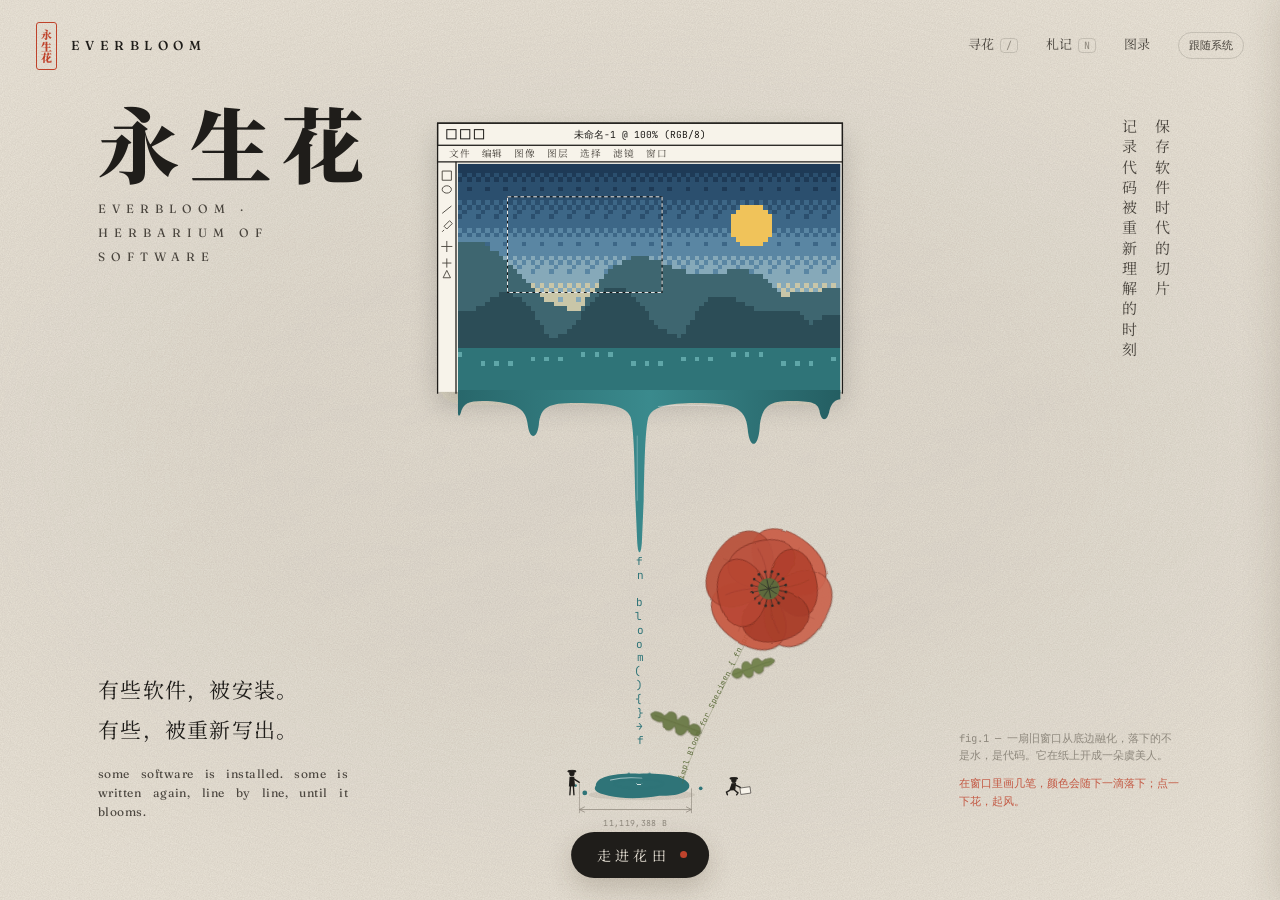
<file: prototype/index.html>
<!doctype html>
<html lang="zh-CN">
<head>
<meta charset="utf-8">
<meta name="viewport" content="width=device-width, initial-scale=1, viewport-fit=cover">
<title>永生花 · Everbloom</title>
<meta name="description" content="保存软件时代的切片，记录代码被重新理解的时刻。一片可以漫游的花田：每株经典软件的开源重实现，都种在原作诞生的那一年。">
<script>if (!matchMedia('(prefers-reduced-motion: reduce)').matches) document.documentElement.classList.add('motion');</script>
<link rel="preconnect" href="https://fonts.googleapis.com">
<link rel="preconnect" href="https://fonts.gstatic.com" crossorigin>
<link href="https://fonts.googleapis.com/css2?family=Fraunces:ital,opsz,wght@0,9..144,300..700;1,9..144,300..700&family=JetBrains+Mono:wght@400&family=Noto+Serif+SC:wght@400;600;900&display=swap" rel="stylesheet">
<link rel="icon" href="favicon.svg" type="image/svg+xml">
<link rel="stylesheet" href="assets/everbloom.css">
<link rel="stylesheet" href="assets/field.css">
</head>
<body class="field-page">

<svg width="0" height="0" style="position:absolute" aria-hidden="true">
  <filter id="rough"><feTurbulence type="fractalNoise" baseFrequency=".9" numOctaves="2" result="n"/><feDisplacementMap in="SourceGraphic" in2="n" scale="1.6"/></filter>
</svg>

<header class="site-header">
  <a class="brand" href="index.html" aria-label="永生花：回到入口 / 走进花田">
    <span class="seal">永生花</span>
    <span class="brand-word">EVERBLOOM</span>
  </a>
  <nav class="site-nav">
    <button class="navbtn" id="btnSearch" type="button">寻花<span class="kbd">/</span></button>
    <button class="navbtn" id="btnNotebook" type="button">札记<span class="kbd">N</span></button>
    <a href="read.html">图录</a>
    <button class="theme-toggle" type="button">跟随系统</button>
  </nav>
</header>

<!-- ============ 花田 ============ -->
<div class="field" id="field" tabindex="-1" role="application" aria-label="花田：横轴是时间。拖动漫游，滚轮穿越年份，Ctrl 加滚轮缩放，按斜杠寻花，按 N 打开札记。">
  <div class="world" id="world"><svg id="worldSvg" aria-hidden="true"></svg></div>
</div>
<div class="era" id="era" aria-hidden="true"></div>
<div class="drifts" id="drifts" aria-hidden="true"></div>
<div class="labels" id="labels"></div>

<div class="bottom-fade" aria-hidden="true"></div>
<div class="yearnow" aria-live="polite"><small>你在</small><span id="yearNum">1995</span></div>
<div class="ruler" id="ruler" role="slider" aria-label="年代尺：拖动穿越年份" aria-valuemin="1979" aria-valuemax="2037"><svg aria-hidden="true"></svg></div>
<div class="zoomctl">
  <button type="button" id="zOut" aria-label="缩小">−</button>
  <button type="button" id="zHome" aria-label="全景">⌂</button>
  <button type="button" id="zIn" aria-label="放大">+</button>
</div>
<div class="fhint" id="hint" role="status"></div>
<div class="toast" id="toast" role="status"></div>

<nav class="sr-only" aria-label="标本列表">
  <ul>
    <li><a href="specimen.html">PhotoCraft（已压制，部分核实）</a></li>
    <li><a href="read.html#herbarium">全部标本与线索（图录）</a></li>
  </ul>
</nav>

<!-- ============ 札记 ============ -->
<div class="scrim" id="scrim"></div>
<aside class="notebook" id="notebook" aria-hidden="true" aria-label="札记">
  <div class="nb-head">
    <h2>札记</h2>
    <button class="nb-close" id="nbClose" type="button" aria-label="合上札记">×</button>
  </div>
  <div class="nb-tabs" role="tablist">
    <button type="button" data-tab="preface" class="on">序</button>
    <button type="button" data-tab="read">怎么读这片花田</button>
    <button type="button" data-tab="method">两种墨水</button>
    <button type="button" data-tab="bounds">边界</button>
  </div>
  <div class="nb-body">
    <section class="nb-page on" data-page="preface">
      <p class="eyebrow">Preface · 序</p>
      <h3>从前，它们封在安装包里；如今被一行一行，重新理解。</h3>
      <p>永生花的名字，来自把花压成标本、永葆其美的做法。软件承载一个时代的知识和工作方式；通过开源重实现、兼容与保存，它们可以在原有产品之外继续开放。</p>
      <p>我们收集经典软件的开源重实现、兼容项目与公开技术研究，记录来源、实现方式、体积与成熟度。独立实现相似行为、恢复内部逻辑、取得源代码、绕过授权，分别记录，不能互相推导。</p>
    </section>

    <section class="nb-page" data-page="read">
      <p class="eyebrow">How to read · 怎么读</p>
      <h3>这里不往下翻页。<br>你在时间里散步。</h3>
      <dl class="howto">
        <dt>横轴</dt><dd>时间的土壤。每株花种在它对应的原作首次发布的那一年，地下的根写着原作的名字。</dd>
        <dt>盛开的花</dt><dd>已压制成标本：核查过、写进了标本册。</dd>
        <dt>花苞</dt><dd>待采集的线索。悬停或点一下，它会打开，但还没核查。</dd>
        <dt>朱砂虚线</dt><dd>今天，2026 年 10 月。所有重实现都在这一年被我们看见。</dd>
        <dt>采集地</dt><dd>时间线的尽头。点种子袋，种一株世上还没有的花——它们只是游戏，会留在你的浏览器里。</dd>
        <dt>小野花</dt><dd>只是装饰，不代表任何项目。</dd>
      </dl>
      <p class="fine" style="margin-top:22px">拖动漫游 · 滚轮穿越年份 · Ctrl 或双指缩放 · 双击放大 · <b>[</b> <b>]</b> 在花之间跳 · <b>/</b> 寻花 · <b>0</b> 全景 · Esc 返回</p>
    </section>

    <section class="nb-page" data-page="method">
      <p class="eyebrow">Method · 两种墨水</p>
      <h3>说出来的用铅笔，<br>看见的用墨水。</h3>
      <p>作者的声明与我们核验到的事实分开书写。字的颜色就是可信程度。</p>
      <div class="inks">
        <div class="ink-col ink-claim">
          <h3>作者声明 · pencil</h3>
          <ul>
            <li>基于公开规格与可观察行为，用纯 Rust 独立实现。</li>
            <li>支持图层、蒙版、调整层与 PSD 读写。</li>
          </ul>
        </div>
        <div class="ink-col ink-seen">
          <h3>核验所见 · ink</h3>
          <ul>
            <li>最新发布为 v0.3.0，三个附件字节数已记录。</li>
            <li>未安装、编译或运行——这一点同样用墨水写下。</li>
          </ul>
        </div>
      </div>
      <div class="status-legend">
        <div><span class="stamp unverified">未核实<small>unverified</small></span><br>仅有公开说法。</div>
        <div><span class="stamp partial">部分核实<small>partial</small></span><br>部分证据可查。</div>
        <div><span class="stamp verified">已核实<small>verified</small></span><br>有可信独立证据。</div>
        <div><span class="stamp retracted">已撤回<small>retracted</small></span><br>撤回或被反驳。</div>
      </div>
    </section>

    <section class="nb-page" data-page="bounds">
      <p class="eyebrow">Boundaries · 边界</p>
      <h3>这里只有标本，<br>没有种子以外的东西。</h3>
      <p>本站不存放破解程序、补丁、序列号、密钥、下载链接或绕过授权的操作步骤。只引用公开可访问的原帖、新闻或厂商公告。</p>
      <p>核查状态只表示检查范围，不为项目的真实性或安全性作担保。"已核实"也不代表授权分发合法。</p>
      <p class="fine">原作年份为公开常识，用于在时间轴上定位；花的高度与位置只为构图，不编码数据。</p>
    </section>
  </div>
</aside>

<!-- ============ 寻花 ============ -->
<div class="palette" id="palette" role="dialog" aria-label="寻花">
  <div class="box">
    <input id="palInput" type="text" placeholder="寻一株花：名字、原作、年份、花种……" autocomplete="off" spellcheck="false" aria-controls="palList">
    <ul id="palList" role="listbox"></ul>
  </div>
</div>

<!-- ============ 入口：旧窗口融化，代码落地，开出一朵花 ============ -->
<section class="hero gate" id="gate" aria-label="永生花入口">
  <div class="hero-stage">
    <div class="hero-mast">
      <h1 data-intro>永生花</h1>
      <span class="latin" data-intro>EVERBLOOM · HERBARIUM OF SOFTWARE</span>
    </div>

    <svg class="hero-art" id="heroArt" viewBox="0 0 1000 900" role="img" aria-label="一扇旧软件窗口从底部融化，液体落下化作代码，在纸面上长出一朵虞美人；两个小人正在测量与记录。">
      <defs>
        <filter id="winShadow" x="-20%" y="-20%" width="140%" height="160%">
          <feDropShadow dx="0" dy="14" stdDeviation="14" flood-color="#2b2418" flood-opacity=".18"/>
        </filter>
        <linearGradient id="dripShade" x1="0" y1="0" x2="1" y2="0">
          <stop offset="0" stop-color="#28676B"/><stop offset=".5" stop-color="#3A8A8D"/><stop offset="1" stop-color="#245E62"/>
        </linearGradient>
      </defs>

      <g id="pWin">
        <g id="gWindow" data-intro>
          <g class="w-fill">
            <g filter="url(#winShadow)"><rect class="win-body" x="280" y="60" width="440" height="292"/></g>
            <rect class="win-bar" x="280" y="60" width="440" height="24"/>
            <rect class="win-btn" x="290" y="67" width="10" height="10"/>
            <rect class="win-btn" x="305" y="67" width="10" height="10"/>
            <rect class="win-btn" x="320" y="67" width="10" height="10"/>
            <text class="win-text" x="500" y="76" text-anchor="middle">未命名-1 @ 100% (RGB/8)</text>
            <text class="win-menu" x="292" y="97">文件　编辑　图像　图层　选择　滤镜　窗口</text>
            <line class="win-line" x1="280" y1="102" x2="720" y2="102"/>
            <g id="tools"></g>
          </g>
          <image id="pix" x="302" y="104" width="416" height="250" preserveAspectRatio="none" style="image-rendering:pixelated"/>
          <g id="ants">
            <rect class="ants-a" x="356" y="140" width="168" height="104"/>
            <rect class="ants-b" x="356" y="140" width="168" height="104"/>
          </g>
          <path class="win-line w-frame" d="M280 354 V60 H720 V354"/>
        </g>

        <g id="gDrip" data-intro>
          <path fill="url(#dripShade)" d="M302 350 H718 V360 C713 360 708 364 706 372 C704 384 697 386 695 372 C693 364 686 362 664 362 C642 362 632 366 630 392 C628 414 619 414 617 392 C615 368 600 364 560 364 C530 364 513 368 509 380 C506 392 505 420 504 470 L502 516 C501 530 498 530 497 516 L495 470 C494 420 493 392 490 380 C486 368 470 364 430 364 C400 364 392 368 390 388 C388 404 380 404 378 388 C376 368 362 364 334 362 C318 362 310 362 306 372 C304 380 302 380 302 372 Z"/>
          <path d="M520 368 C540 366 560 366 590 368" stroke="#fff" stroke-opacity=".35" stroke-width="1.2" fill="none" stroke-linecap="round"/>
          <path d="M497 400 L497 470" stroke="#fff" stroke-opacity=".3" stroke-width="1" fill="none" stroke-linecap="round"/>
        </g>
      </g>

      <g id="pMid">
        <g id="rain"></g>
        <g id="gPool" data-intro>
          <ellipse cx="502" cy="790" rx="58" ry="6" fill="#2b2418" opacity=".08"/>
          <path id="poolBody" fill="#2F7478" d="M452 780 C452 770 474 766 499 767 C526 766 549 770 553 778 C557 786 541 792 521 791 C505 794 482 795 466 791 C451 788 449 784 452 780Z"/>
          <path d="M468 774 C480 771 492 771 502 772" stroke="#fff" stroke-opacity=".55" stroke-width="1.2" fill="none" stroke-linecap="round"/>
          <circle cx="440" cy="788" r="2.6" fill="#2F7478"/>
          <circle cx="566" cy="783" r="2" fill="#2F7478"/>
          <circle cx="430" cy="780" r="1.4" fill="#2F7478"/>
        </g>
        <g id="dropLayer"></g>
        <g id="gStem" data-intro>
          <path id="stemPath" d="M546 778 C562 718 606 652 638 572" fill="none" stroke="var(--moss)" stroke-width=".6" stroke-opacity=".5"/>
          <text class="stem-code"><textPath id="stemText" href="#stemPath" startOffset="4">impl Bloom for Specimen { fn press(&amp;self) }</textPath></text>
        </g>
      </g>

      <g id="pFlower"><g id="swayFlower"><g id="heroFlower"></g></g></g>

      <g id="pFig">
        <g id="fig1" data-intro>
          <g class="figure" transform="translate(426 790)">
            <ellipse cx="0" cy="-25.5" rx="4.6" ry="1.1"/>
            <circle cx="0" cy="-23" r="2.5"/>
            <path d="M-2.6 -19.5 L2.6 -19.5 L3.3 -9 L-3.3 -9Z" stroke="none"/>
            <path class="limb" d="M-1.6 -9 L-2.2 0 M1.6 -9 L2.2 0"/>
            <path class="limb arm-wave" d="M2.4 -17 L8 -13.5"/>
          </g>
        </g>
        <g id="gDim" data-intro>
          <path class="dim-line" d="M434 776.5 L434 810 M556 783 L556 810 M434 806 L556 806"/>
          <path class="dim-line" d="M434 806 l6 -3 M434 806 l6 3 M556 806 l-6 -3 M556 806 l-6 3"/>
          <text class="dim-text" id="dimText" x="495" y="824">11,119,388 B</text>
        </g>
        <g id="fig2" data-intro>
          <g class="figure" transform="translate(600 790)">
            <ellipse cx="2" cy="-17.8" rx="4.4" ry="1"/>
            <circle cx="2" cy="-15.5" r="2.4"/>
            <path d="M-0.5 -12.5 L4.5 -12.8 L3.5 -5 L-3 -4.6Z" stroke="none"/>
            <path class="limb" d="M-2.5 -4.8 L-6 -3 L-5 0 M3 -5 L6.5 -2 L5 0"/>
            <path class="limb arm-write" d="M4 -10.5 L9 -8"/>
          </g>
          <rect class="label-card" x="609" y="782" width="11" height="7" transform="rotate(-8 614 785)"/>
        </g>
      </g>
    </svg>

    <div class="hero-vert" data-intro>保存软件时代的切片<br>记录代码被重新理解的时刻</div>

    <div class="hero-poem" data-intro>
      <p>有些软件，被安装。<br>有些，被重新写出。</p>
      <p class="en">some software is installed. some is written again, line by line, until it blooms.</p>
    </div>

    <p class="hero-caption" data-intro>fig.1 — 一扇旧窗口从底边融化，落下的不是水，是代码。它在纸上开成一朵虞美人。<span class="hint">在窗口里画几笔，颜色会随下一滴落下；点一下花，起风。</span></p>
  </div>
  <button class="enter" id="enter" type="button">走进花田 <i></i></button>
</section>

<noscript><p style="position:fixed;bottom:16px;left:16px;z-index:99">花田需要 JavaScript。可以改看 <a href="read.html">图录</a>。</p></noscript>

<script src="assets/everbloom.js"></script>
<script>
(function () {
  const E = window.Everbloom;

  // 入口窗口里的像素风景
  const cv = document.createElement('canvas');
  cv.width = 84; cv.height = 50;
  const cx = cv.getContext('2d');
  const bayer = [[0, 8, 2, 10], [12, 4, 14, 6], [3, 11, 1, 9], [15, 7, 13, 5]];
  const sky = ['#1E3A56', '#2B4F6E', '#3D6787', '#5A86A3', '#86A9B9', '#C9C6A8'];
  for (let y = 0; y < 50; y++) for (let x = 0; x < 84; x++) {
    const t = Math.min(y / 30, .999) * (sky.length - 1);
    const i = Math.floor(t), f = t - i;
    cx.fillStyle = (f * 16 > bayer[y % 4][x % 4]) ? sky[Math.min(i + 1, sky.length - 1)] : sky[i];
    cx.fillRect(x, y, 1, 1);
  }
  cx.fillStyle = '#F0C35A';
  for (let y = -5; y <= 5; y++) for (let x = -5; x <= 5; x++) if (x * x + y * y <= 22) cx.fillRect(64 + x, 13 + y, 1, 1);
  function ridge(base, amp, freq, col, seed) {
    cx.fillStyle = col;
    for (let x = 0; x < 84; x++) {
      const h = base - Math.abs(Math.sin(x * freq + seed)) * amp - Math.sin(x * freq * 2.7 + seed) * amp * .3;
      cx.fillRect(x, Math.round(h), 1, 50);
    }
  }
  ridge(32, 12, .07, '#3E6670', 1.3);
  ridge(37, 8, .11, '#2C4D57', 4.1);
  cx.fillStyle = '#2F7478'; cx.fillRect(0, 40, 84, 10);
  cx.fillStyle = '#5FA6A8';
  for (let x = 0; x < 84; x++) if ((x * 7) % 11 < 3) cx.fillRect(x, 41 + (x % 3), 1, 1);
  document.getElementById('pix').setAttribute('href', cv.toDataURL());
  E.heroCanvas = cv;

  const tools = document.getElementById('tools');
  ['M285 112 h10 v10 h-10z', 'M290 132 m-5 0 a5 4 0 1 0 10 0 a5 4 0 1 0 -10 0', 'M285 158 l10 -8',
   'M287 172 l6 -6 l3 3 l-6 6z M285 178 l2 -2', 'M290 188 v12 M284 194 h12', 'M285 212 h10 M290 207 v10', 'M286 228 l8 0 l-4 -8z']
    .forEach(d => E.el('path', { d, class: 'win-tool' }, tools));
  E.el('line', { x1: 300, y1: 102, x2: 300, y2: 354, class: 'win-line' }, tools);

  const rain = document.getElementById('rain');
  const chars = 'fn bloom(){}→'.split('');
  for (let i = 0; i < 14; i++) {
    const t = E.el('text', { x: 499 + (i % 2 ? 1 : -1) * (i % 3), y: 540 + i * 15, class: 'rain', style: `animation-delay:${(i * .18).toFixed(2)}s` }, rain);
    t.textContent = chars[i % chars.length];
  }

  const svg = document.getElementById('heroArt');
  const hf = document.getElementById('heroFlower');
  hf.setAttribute('filter', `url(#${E.pressFilter(svg, 11)})`);
  const r = E.rng(E.hash('hero'));
  E.drawLeaf(hf, 566, 722, -160, 58, 'lobed', '#6E7F45', true, r);
  E.drawLeaf(hf, 600, 660, -20, 48, 'lobed', '#6E7F45', true, r);
  const bloom = E.el('g', { transform: 'translate(640 566) scale(1.45) rotate(-12)' }, hf);
  E.drawBloom(bloom, E.SPECIES.poppy, r, true);
})();
</script>
<script src="assets/motion.js"></script>
<script src="assets/field.js"></script>
</body>
</html>
</file>
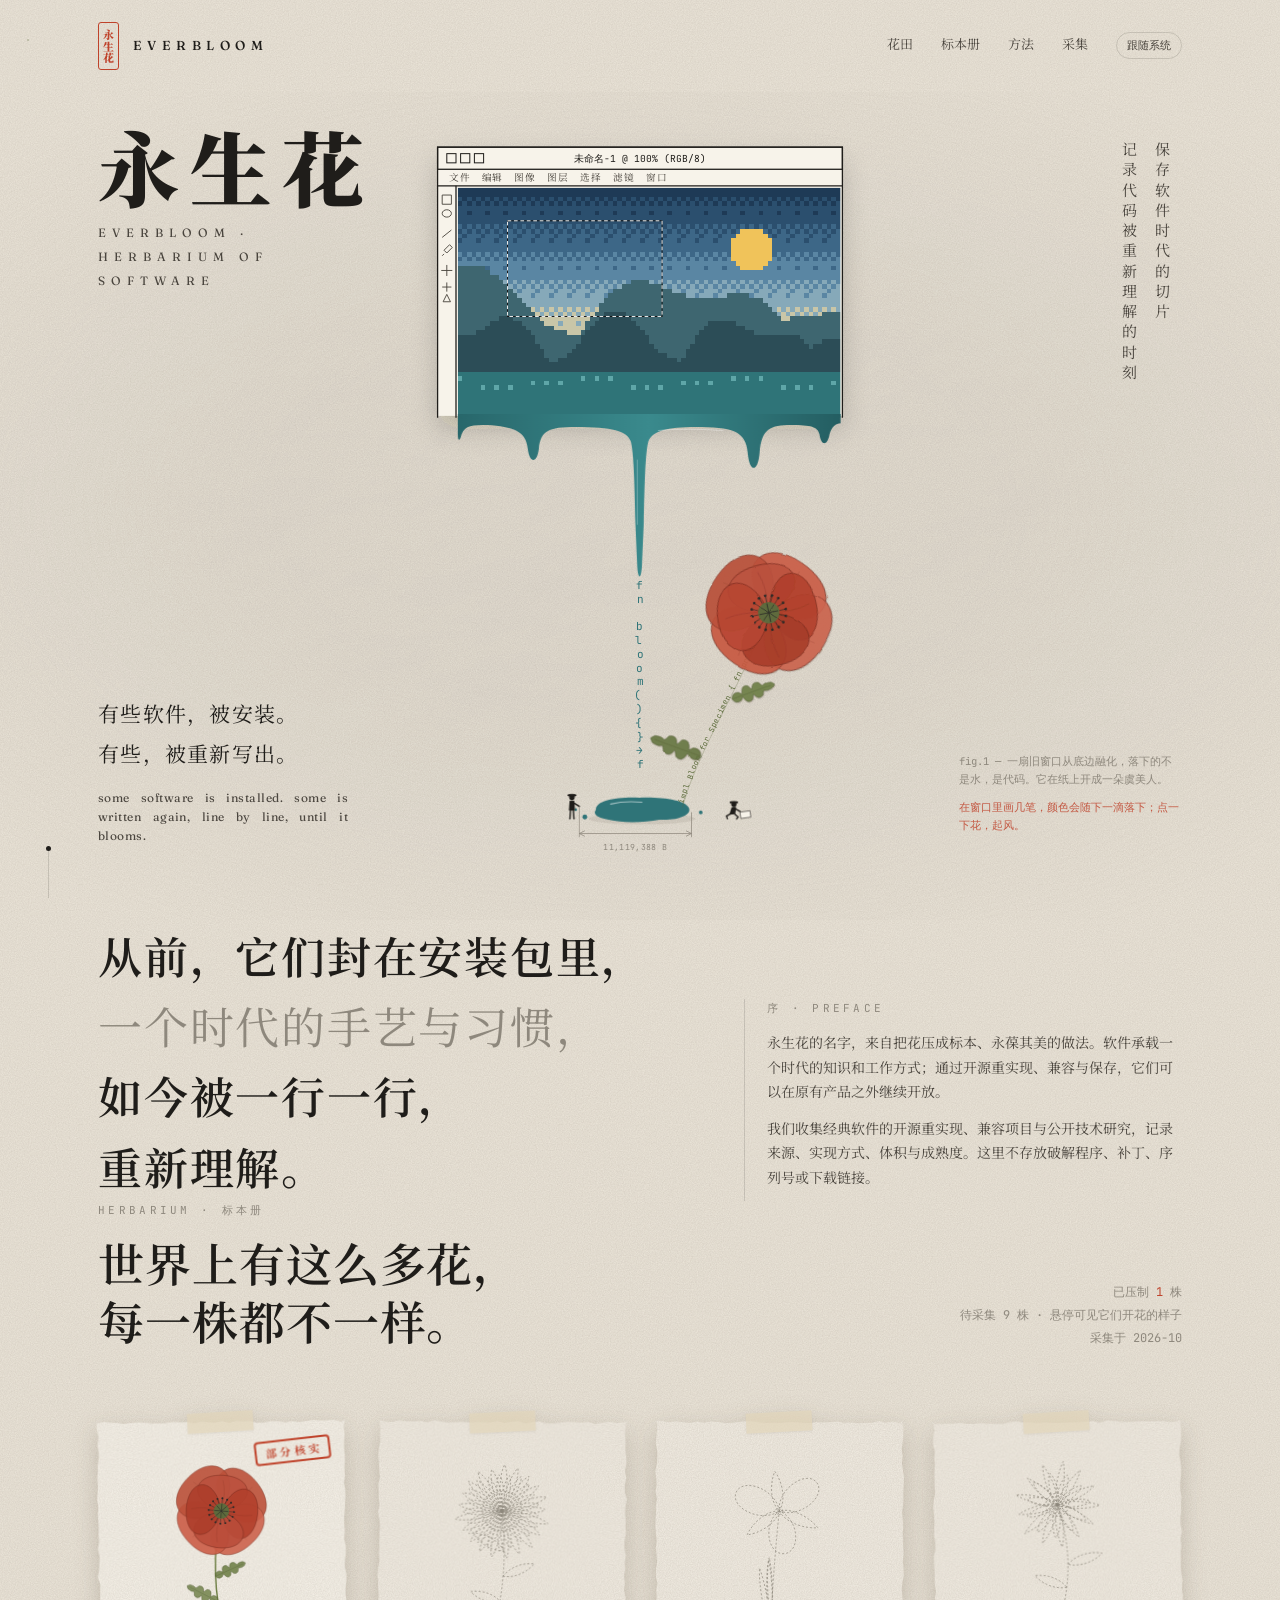
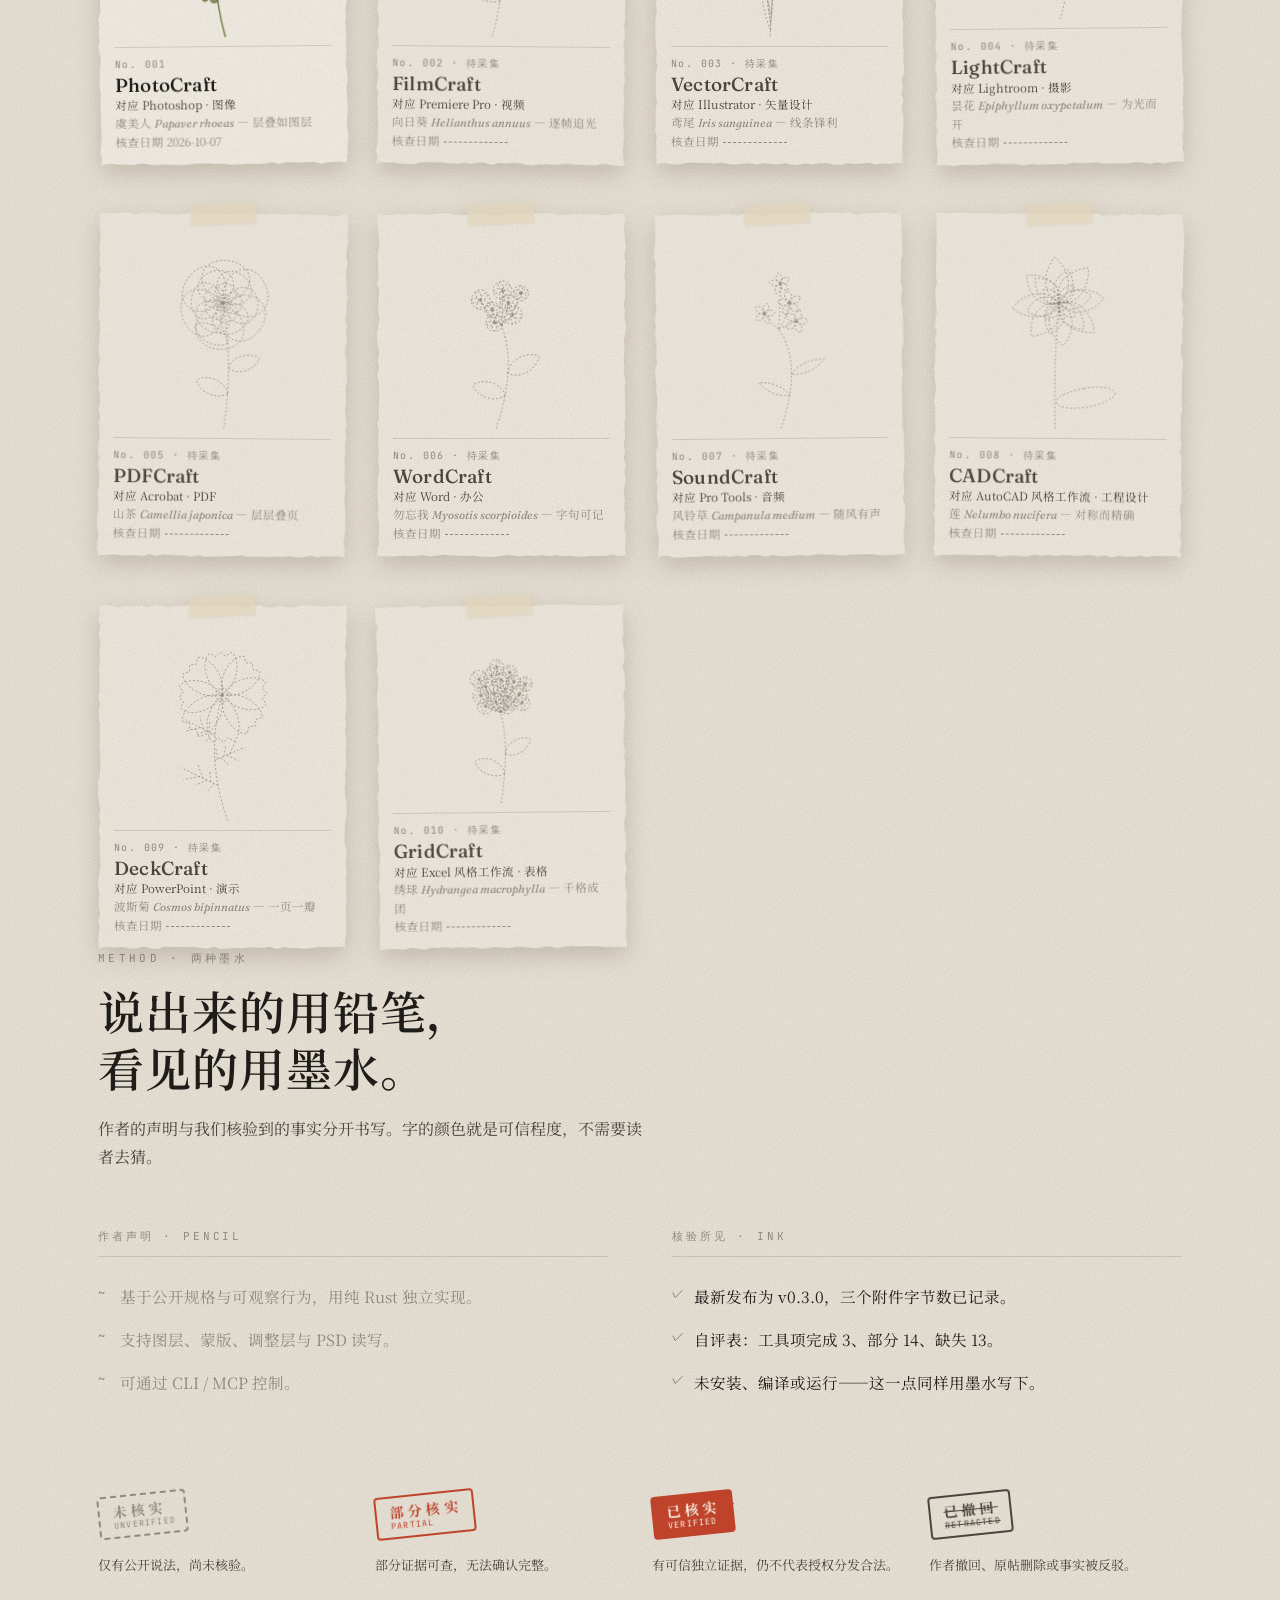
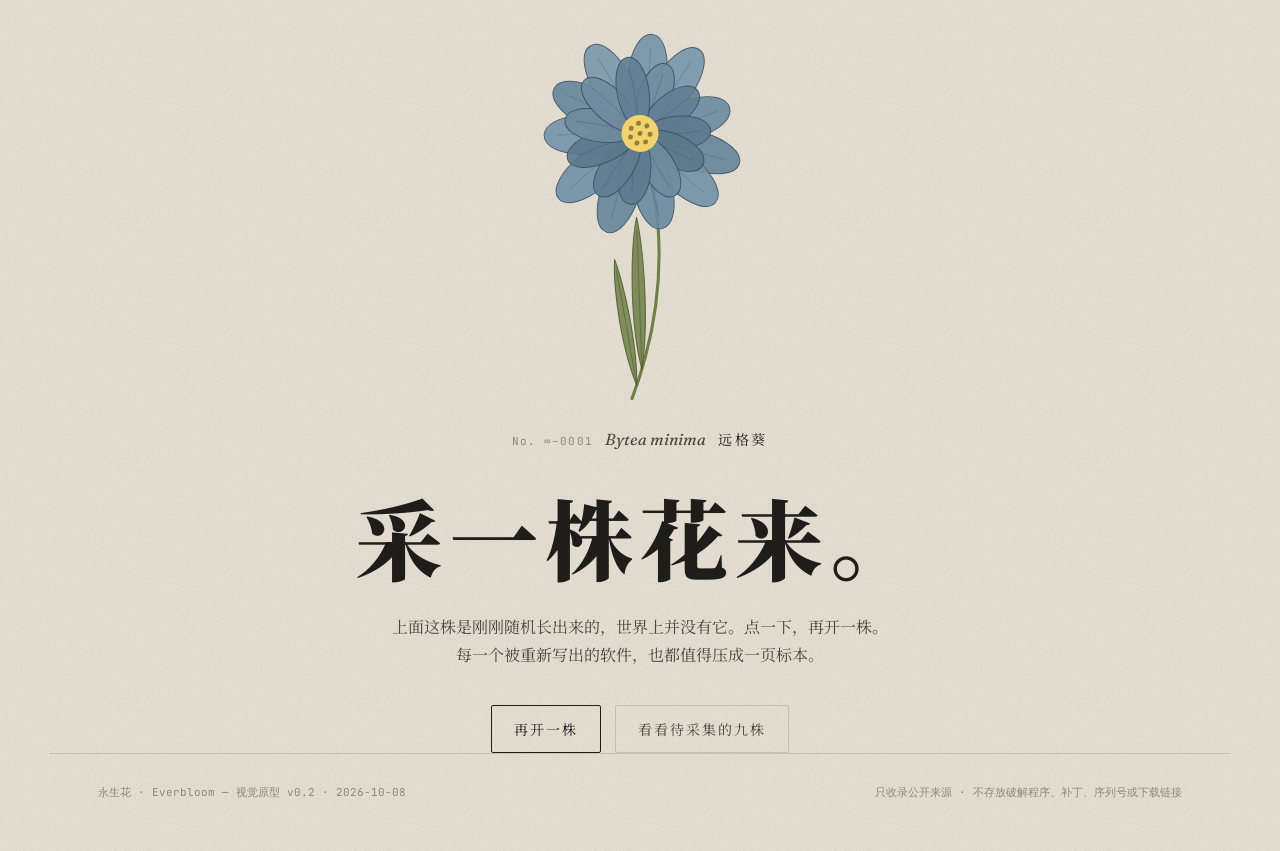
<file: prototype/read.html>
<!doctype html>
<html lang="zh-CN">
<head>
<meta charset="utf-8">
<meta name="viewport" content="width=device-width, initial-scale=1">
<title>永生花 · 图录</title>
<meta name="description" content="保存软件时代的切片，记录代码被重新理解的时刻。经典软件开源重实现的标本册。">
<script>if (!matchMedia('(prefers-reduced-motion: reduce)').matches) document.documentElement.classList.add('motion');</script>
<link rel="preconnect" href="https://fonts.googleapis.com">
<link rel="preconnect" href="https://fonts.gstatic.com" crossorigin>
<link href="https://fonts.googleapis.com/css2?family=Fraunces:ital,opsz,wght@0,9..144,300..700;1,9..144,300..700&family=JetBrains+Mono:wght@400&family=Noto+Serif+SC:wght@400;600;900&display=swap" rel="stylesheet">
<link rel="icon" href="favicon.svg" type="image/svg+xml">
<link rel="stylesheet" href="assets/everbloom.css">
</head>
<body>

<svg width="0" height="0" style="position:absolute" aria-hidden="true">
  <filter id="rough"><feTurbulence type="fractalNoise" baseFrequency=".9" numOctaves="2" result="n"/><feDisplacementMap in="SourceGraphic" in2="n" scale="1.6"/></filter>
</svg>

<header class="site-header wrap">
  <a class="brand" href="read.html">
    <span class="seal">永生花</span>
    <span class="brand-word">EVERBLOOM</span>
  </a>
  <nav class="site-nav">
    <a href="index.html">花田</a>
    <a href="#herbarium">标本册</a>
    <a href="#method">方法</a>
    <a href="#invite">采集</a>
    <button class="theme-toggle" type="button">跟随系统</button>
  </nav>
</header>

<main>

<!-- ============ 主视觉：旧窗口融化，代码落地，开出一朵花 ============ -->
<section class="hero" aria-label="永生花">
  <div class="hero-stage">
    <div class="hero-mast">
      <h1 data-intro>永生花</h1>
      <span class="latin" data-intro>EVERBLOOM · HERBARIUM OF SOFTWARE</span>
    </div>

    <svg class="hero-art" id="heroArt" viewBox="0 0 1000 900" role="img" aria-label="一扇旧软件窗口从底部融化，液体落下化作代码，在纸面上长出一朵虞美人；两个小人正在测量与记录。">
      <defs>
        <filter id="winShadow" x="-20%" y="-20%" width="140%" height="160%">
          <feDropShadow dx="0" dy="14" stdDeviation="14" flood-color="#2b2418" flood-opacity=".18"/>
        </filter>
        <linearGradient id="dripShade" x1="0" y1="0" x2="1" y2="0">
          <stop offset="0" stop-color="#28676B"/><stop offset=".5" stop-color="#3A8A8D"/><stop offset="1" stop-color="#245E62"/>
        </linearGradient>
      </defs>

      <g id="pWin">
        <!-- 窗口 -->
        <g id="gWindow" data-intro>
          <g class="w-fill">
            <g filter="url(#winShadow)"><rect class="win-body" x="280" y="60" width="440" height="292"/></g>
            <rect class="win-bar" x="280" y="60" width="440" height="24"/>
            <rect class="win-btn" x="290" y="67" width="10" height="10"/>
            <rect class="win-btn" x="305" y="67" width="10" height="10"/>
            <rect class="win-btn" x="320" y="67" width="10" height="10"/>
            <text class="win-text" x="500" y="76" text-anchor="middle">未命名-1 @ 100% (RGB/8)</text>
            <text class="win-menu" x="292" y="97">文件　编辑　图像　图层　选择　滤镜　窗口</text>
            <line class="win-line" x1="280" y1="102" x2="720" y2="102"/>
            <g id="tools"></g>
          </g>
          <image id="pix" x="302" y="104" width="416" height="250" preserveAspectRatio="none" style="image-rendering:pixelated"/>
          <g id="ants">
            <rect class="ants-a" x="356" y="140" width="168" height="104"/>
            <rect class="ants-b" x="356" y="140" width="168" height="104"/>
          </g>
          <path class="win-line w-frame" d="M280 354 V60 H720 V354"/>
        </g>

        <!-- 融化 -->
        <g id="gDrip" data-intro>
          <path fill="url(#dripShade)" d="M302 350 H718 V360 C713 360 708 364 706 372 C704 384 697 386 695 372 C693 364 686 362 664 362 C642 362 632 366 630 392 C628 414 619 414 617 392 C615 368 600 364 560 364 C530 364 513 368 509 380 C506 392 505 420 504 470 L502 516 C501 530 498 530 497 516 L495 470 C494 420 493 392 490 380 C486 368 470 364 430 364 C400 364 392 368 390 388 C388 404 380 404 378 388 C376 368 362 364 334 362 C318 362 310 362 306 372 C304 380 302 380 302 372 Z"/>
          <path d="M520 368 C540 366 560 366 590 368" stroke="#fff" stroke-opacity=".35" stroke-width="1.2" fill="none" stroke-linecap="round"/>
          <path d="M497 400 L497 470" stroke="#fff" stroke-opacity=".3" stroke-width="1" fill="none" stroke-linecap="round"/>
        </g>
      </g>

      <g id="pMid">
        <!-- 代码落下 -->
        <g id="rain"></g>

        <!-- 水洼 -->
        <g id="gPool" data-intro>
          <ellipse cx="502" cy="790" rx="58" ry="6" fill="#2b2418" opacity=".08"/>
          <path id="poolBody" fill="#2F7478" d="M452 780 C452 770 474 766 499 767 C526 766 549 770 553 778 C557 786 541 792 521 791 C505 794 482 795 466 791 C451 788 449 784 452 780Z"/>
          <path d="M468 774 C480 771 492 771 502 772" stroke="#fff" stroke-opacity=".55" stroke-width="1.2" fill="none" stroke-linecap="round"/>
          <circle cx="440" cy="788" r="2.6" fill="#2F7478"/>
          <circle cx="566" cy="783" r="2" fill="#2F7478"/>
          <circle cx="430" cy="780" r="1.4" fill="#2F7478"/>
        </g>
        <g id="dropLayer"></g>

        <!-- 代码作茎 -->
        <g id="gStem" data-intro>
          <path id="stemPath" d="M546 778 C562 718 606 652 638 572" fill="none" stroke="var(--moss)" stroke-width=".6" stroke-opacity=".5"/>
          <text class="stem-code"><textPath id="stemText" href="#stemPath" startOffset="4">impl Bloom for Specimen { fn press(&amp;self) }</textPath></text>
        </g>
      </g>

      <g id="pFlower"><g id="swayFlower"><g id="heroFlower"></g></g></g>

      <g id="pFig">
        <!-- 测量的人 -->
        <g id="fig1" data-intro>
          <g class="figure" transform="translate(426 790)">
            <ellipse cx="0" cy="-25.5" rx="4.6" ry="1.1"/>
            <circle cx="0" cy="-23" r="2.5"/>
            <path d="M-2.6 -19.5 L2.6 -19.5 L3.3 -9 L-3.3 -9Z" stroke="none"/>
            <path class="limb" d="M-1.6 -9 L-2.2 0 M1.6 -9 L2.2 0"/>
            <path class="limb arm-wave" d="M2.4 -17 L8 -13.5"/>
          </g>
        </g>
        <g id="gDim" data-intro>
          <path class="dim-line" d="M434 776.5 L434 810 M556 783 L556 810 M434 806 L556 806"/>
          <path class="dim-line" d="M434 806 l6 -3 M434 806 l6 3 M556 806 l-6 -3 M556 806 l-6 3"/>
          <text class="dim-text" id="dimText" x="495" y="824">11,119,388 B</text>
        </g>
        <!-- 写标签的人 -->
        <g id="fig2" data-intro>
          <g class="figure" transform="translate(600 790)">
            <ellipse cx="2" cy="-17.8" rx="4.4" ry="1"/>
            <circle cx="2" cy="-15.5" r="2.4"/>
            <path d="M-0.5 -12.5 L4.5 -12.8 L3.5 -5 L-3 -4.6Z" stroke="none"/>
            <path class="limb" d="M-2.5 -4.8 L-6 -3 L-5 0 M3 -5 L6.5 -2 L5 0"/>
            <path class="limb arm-write" d="M4 -10.5 L9 -8"/>
          </g>
          <rect class="label-card" x="609" y="782" width="11" height="7" transform="rotate(-8 614 785)"/>
        </g>
      </g>
    </svg>

    <div class="hero-vert" data-intro>保存软件时代的切片<br>记录代码被重新理解的时刻</div>

    <div class="hero-poem" data-intro>
      <p>有些软件，被安装。<br>有些，被重新写出。</p>
      <p class="en">some software is installed. some is written again, line by line, until it blooms.</p>
    </div>

    <p class="hero-caption" data-intro>fig.1 — 一扇旧窗口从底边融化，落下的不是水，是代码。它在纸上开成一朵虞美人。<span class="hint">在窗口里画几笔，颜色会随下一滴落下；点一下花，起风。</span></p>
  </div>
  <a class="scroll-cue" href="#preface" aria-label="向下阅读"><span></span></a>
</section>

<!-- ============ 序 ============ -->
<section class="wrap" id="preface">
  <div class="intro-grid">
    <p class="statement">从前，它们封在安装包里，<br><span class="soft">一个时代的手艺与习惯，</span><br>如今被一行一行，<br>重新理解。</p>
    <div class="intro-notes">
      <p class="eyebrow">序 · Preface</p>
      <p>永生花的名字，来自把花压成标本、永葆其美的做法。软件承载一个时代的知识和工作方式；通过开源重实现、兼容与保存，它们可以在原有产品之外继续开放。</p>
      <p>我们收集经典软件的开源重实现、兼容项目与公开技术研究，记录来源、实现方式、体积与成熟度。这里不存放破解程序、补丁、序列号或下载链接。</p>
    </div>
  </div>
</section>

<!-- ============ 标本册 ============ -->
<section class="wrap" id="herbarium">
  <div class="herbarium-head">
    <div>
      <p class="eyebrow">Herbarium · 标本册</p>
      <h2>世界上有这么多花，<br>每一株都不一样。</h2>
    </div>
    <div class="herbarium-count">已压制 <b>1</b> 株<br>待采集 9 株 · 悬停可见它们开花的样子<br>采集于 2026-10</div>
  </div>
  <div class="grid" id="grid"></div>
</section>

<!-- ============ 方法：两种墨 ============ -->
<section class="wrap" id="method">
  <p class="eyebrow">Method · 两种墨水</p>
  <h2>说出来的用铅笔，<br>看见的用墨水。</h2>
  <p class="lede">作者的声明与我们核验到的事实分开书写。字的颜色就是可信程度，不需要读者去猜。</p>

  <div class="inks">
    <div class="ink-col ink-claim">
      <h3>作者声明 · pencil</h3>
      <ul>
        <li>基于公开规格与可观察行为，用纯 Rust 独立实现。</li>
        <li>支持图层、蒙版、调整层与 PSD 读写。</li>
        <li>可通过 CLI / MCP 控制。</li>
      </ul>
    </div>
    <div class="ink-col ink-seen">
      <h3>核验所见 · ink</h3>
      <ul>
        <li>最新发布为 v0.3.0，三个附件字节数已记录。</li>
        <li>自评表：工具项完成 3、部分 14、缺失 13。</li>
        <li>未安装、编译或运行——这一点同样用墨水写下。</li>
      </ul>
    </div>
  </div>

  <div class="status-legend">
    <div><span class="stamp unverified">未核实<small>unverified</small></span><br>仅有公开说法，尚未核验。</div>
    <div><span class="stamp partial">部分核实<small>partial</small></span><br>部分证据可查，无法确认完整。</div>
    <div><span class="stamp verified">已核实<small>verified</small></span><br>有可信独立证据，仍不代表授权分发合法。</div>
    <div><span class="stamp retracted">已撤回<small>retracted</small></span><br>作者撤回、原帖删除或事实被反驳。</div>
  </div>
</section>

<!-- ============ 采集：世界上有这么多花 ============ -->
<section class="wrap invite" id="invite">
  <figure class="generator">
    <button class="gen-stage" type="button" data-cursor="再开一株" aria-label="再开一株随机的花">
      <svg id="inviteFlower" viewBox="0 0 200 260" class="flora" aria-hidden="true"></svg>
    </button>
    <figcaption class="gen-label">
      <span class="gen-no" id="genNo">No. ∞–0001</span>
      <i class="gen-latin" id="genLatin"></i>
      <span class="gen-zh" id="genZh"></span>
    </figcaption>
  </figure>
  <h2>采一株花来。</h2>
  <p class="lede">上面这株是刚刚随机长出来的，世界上并没有它。点一下，再开一株。<br>每一个被重新写出的软件，也都值得压成一页标本。</p>
  <div class="actions">
    <a class="btn" href="#" id="genNext">再开一株</a>
    <a class="btn ghost" href="#herbarium">看看待采集的九株</a>
  </div>
</section>

</main>

<footer class="site-footer wrap">
  <span>永生花 · Everbloom — 视觉原型 v0.2 · 2026-10-08</span>
  <span>只收录公开来源 · 不存放破解程序、补丁、序列号或下载链接</span>
</footer>

<script src="assets/everbloom.js"></script>
<script>
(function () {
  const E = window.Everbloom;

  // 窗口里的像素风景
  const cv = document.createElement('canvas');
  cv.width = 84; cv.height = 50;
  const cx = cv.getContext('2d');
  const bayer = [[0, 8, 2, 10], [12, 4, 14, 6], [3, 11, 1, 9], [15, 7, 13, 5]];
  const sky = ['#1E3A56', '#2B4F6E', '#3D6787', '#5A86A3', '#86A9B9', '#C9C6A8'];
  for (let y = 0; y < 50; y++) for (let x = 0; x < 84; x++) {
    const t = Math.min(y / 30, .999) * (sky.length - 1);
    const i = Math.floor(t), f = t - i;
    cx.fillStyle = (f * 16 > bayer[y % 4][x % 4]) ? sky[Math.min(i + 1, sky.length - 1)] : sky[i];
    cx.fillRect(x, y, 1, 1);
  }
  cx.fillStyle = '#F0C35A';
  for (let y = -5; y <= 5; y++) for (let x = -5; x <= 5; x++) if (x * x + y * y <= 22) cx.fillRect(64 + x, 13 + y, 1, 1);
  function ridge(base, amp, freq, col, seed) {
    cx.fillStyle = col;
    for (let x = 0; x < 84; x++) {
      const h = base - Math.abs(Math.sin(x * freq + seed)) * amp - Math.sin(x * freq * 2.7 + seed) * amp * .3;
      cx.fillRect(x, Math.round(h), 1, 50);
    }
  }
  ridge(32, 12, .07, '#3E6670', 1.3);
  ridge(37, 8, .11, '#2C4D57', 4.1);
  cx.fillStyle = '#2F7478'; cx.fillRect(0, 40, 84, 10);
  cx.fillStyle = '#5FA6A8';
  for (let x = 0; x < 84; x++) if ((x * 7) % 11 < 3) cx.fillRect(x, 41 + (x % 3), 1, 1);
  document.getElementById('pix').setAttribute('href', cv.toDataURL());
  E.heroCanvas = cv;

  // 工具栏
  const tools = document.getElementById('tools');
  const glyphs = [
    'M285 112 h10 v10 h-10z', 'M290 132 m-5 0 a5 4 0 1 0 10 0 a5 4 0 1 0 -10 0',
    'M285 158 l10 -8', 'M287 172 l6 -6 l3 3 l-6 6z M285 178 l2 -2', 'M290 188 v12 M284 194 h12',
    'M285 212 h10 M290 207 v10', 'M286 228 l8 0 l-4 -8z'
  ];
  glyphs.forEach(d => E.el('path', { d, class: 'win-tool' }, tools));
  E.el('line', { x1: 300, y1: 102, x2: 300, y2: 354, class: 'win-line' }, tools);

  // 代码雨
  const rain = document.getElementById('rain');
  const chars = 'fn bloom(){}→'.split('');
  for (let i = 0; i < 14; i++) {
    const t = E.el('text', { x: 499 + (i % 2 ? 1 : -1) * (i % 3), y: 540 + i * 15, class: 'rain', style: `animation-delay:${(i * .18).toFixed(2)}s` }, rain);
    t.textContent = chars[i % chars.length];
  }

  // 主视觉的虞美人
  const svg = document.getElementById('heroArt');
  const hf = document.getElementById('heroFlower');
  hf.setAttribute('filter', `url(#${E.pressFilter(svg, 11)})`);
  const r = E.rng(E.hash('hero'));
  E.drawLeaf(hf, 566, 722, -160, 58, 'lobed', '#6E7F45', true, r);
  E.drawLeaf(hf, 600, 660, -20, 48, 'lobed', '#6E7F45', true, r);
  const bloom = E.el('g', { transform: 'translate(640 566) scale(1.45) rotate(-12)' }, hf);
  E.drawBloom(bloom, E.SPECIES.poppy, r, true);

  // 标本册
  const grid = document.getElementById('grid');
  E.SPECIMENS.forEach(s => {
    const sp = E.SPECIES[s.species];
    const pressed = !!s.status;
    const a = document.createElement('a');
    a.className = 'card ' + (pressed ? 'pressed' : 'lead');
    a.href = s.href || s.repo;
    a.dataset.name = s.name;
    a.dataset.cursor = pressed ? '翻开标本 →' : '去源头看看 ↗';
    if (!s.href) { a.target = '_blank'; a.rel = 'noopener'; }
    a.innerHTML = `
      <div class="sheet-wrap"${pressed ? ` style="view-transition-name: sheet-${s.no}"` : ''}>
        <span class="tape"></span>
        <div class="sheet" data-seed="${s.name}">
          ${pressed ? '<span class="stamp partial">部分核实</span>' : ''}
          <svg class="flora" viewBox="0 0 200 260" aria-hidden="true"></svg>
          <div class="card-label">
            <div class="no">No. ${s.no}${pressed ? '' : ' · 待采集'}</div>
            <div class="name">${s.name}</div>
            <div class="orig">对应 ${s.orig} · ${s.use}</div>
            <div class="species">${sp.zh} <i>${sp.latin}</i> — ${s.why}</div>
            ${pressed
              ? '<div class="species">核查日期 2026-10-07</div>'
              : '<div class="species">核查日期<span class="blank"></span></div>'}
          </div>
        </div>
      </div>`;
    grid.appendChild(a);
    E.drawPlant(a.querySelector('svg'), s.species, { pressed, seed: s.name, radius: 56 });
    E.deckle(a.querySelector('.sheet'));
  });
})();
</script>
<script src="assets/motion.js"></script>
</body>
</html>
</file>
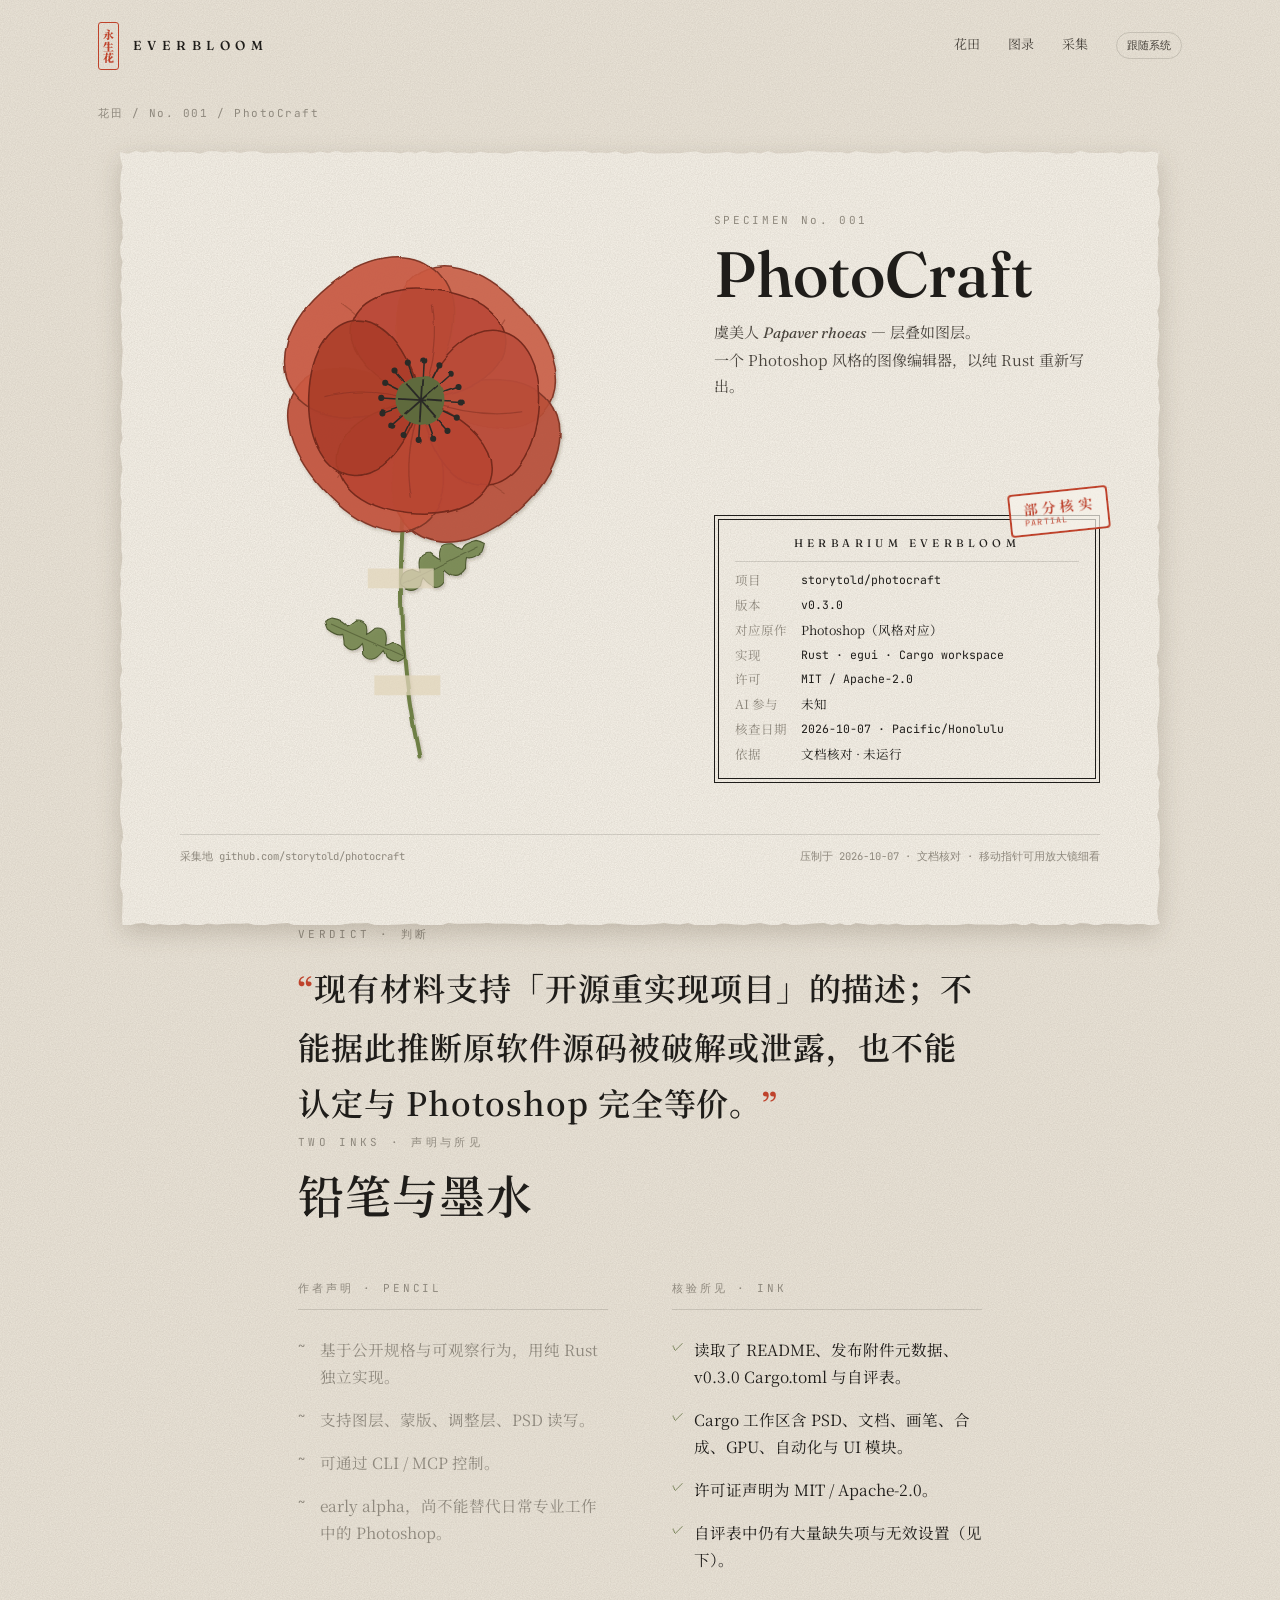
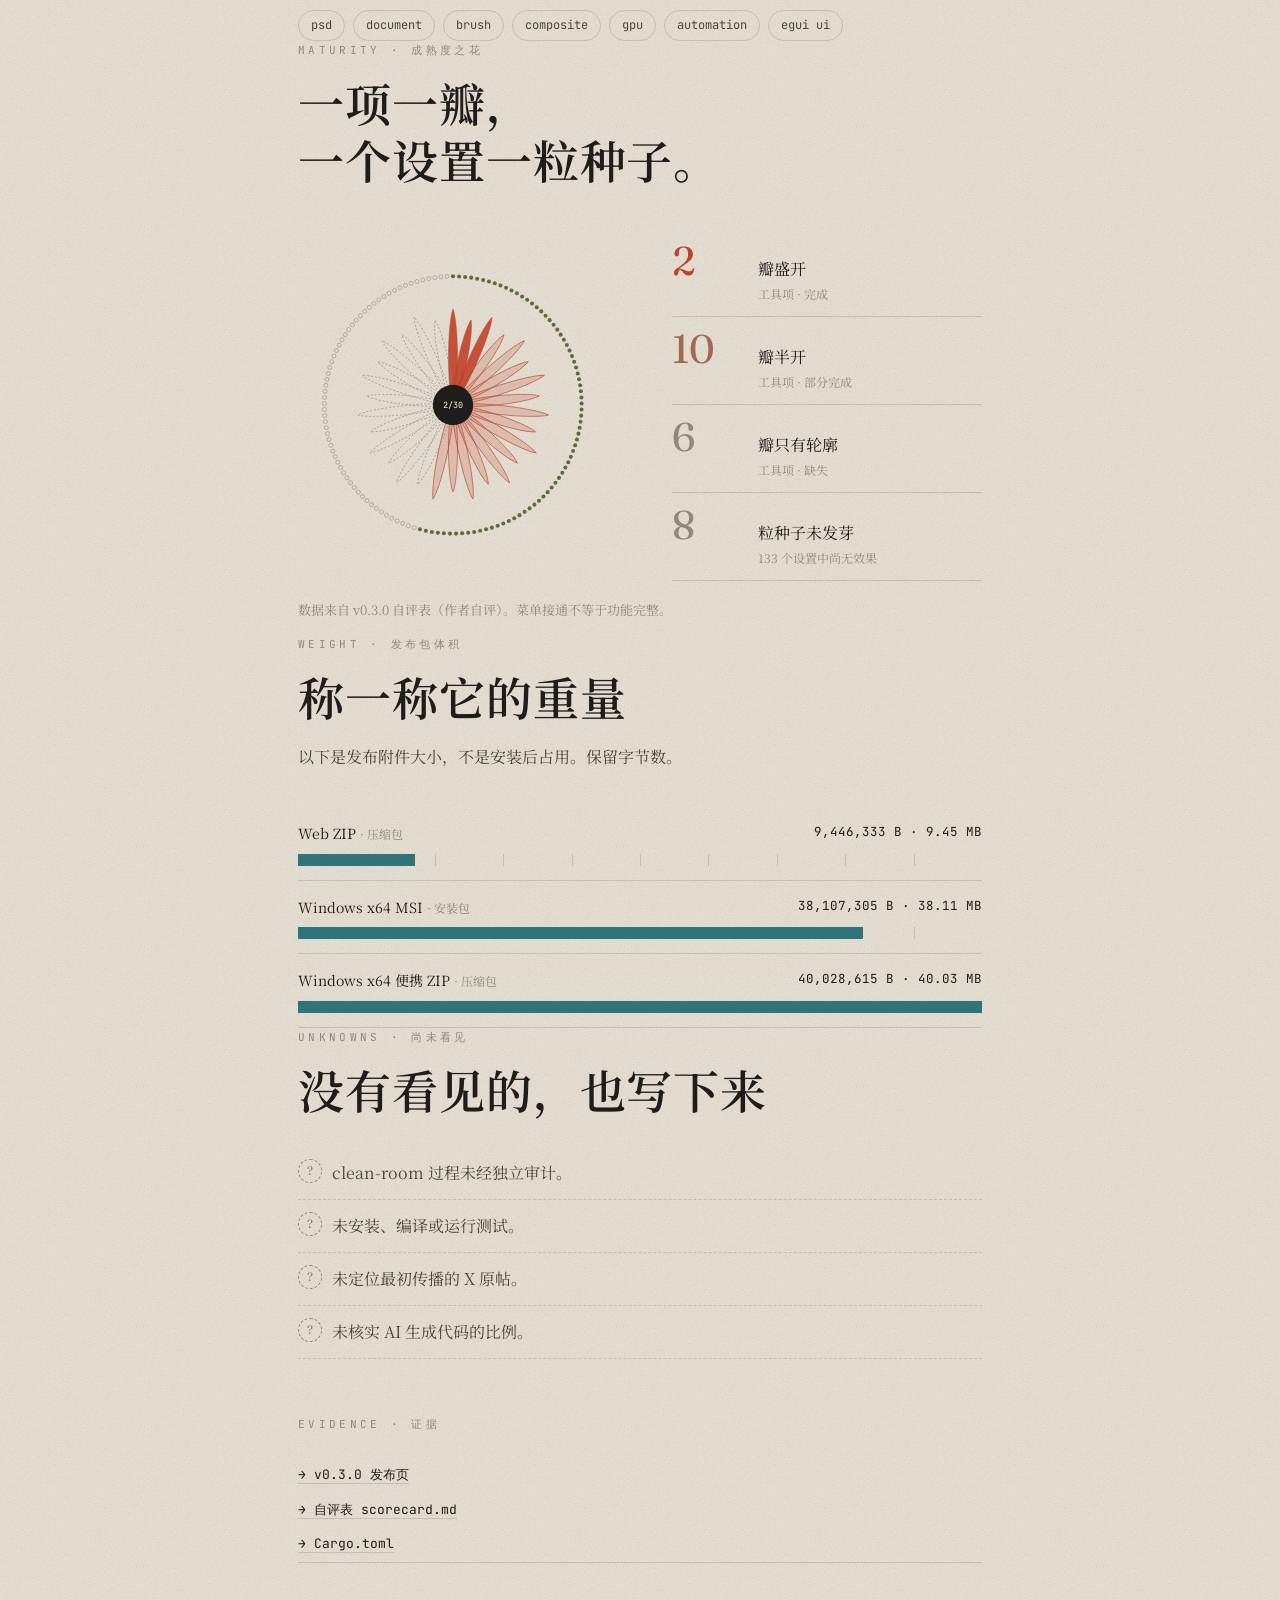
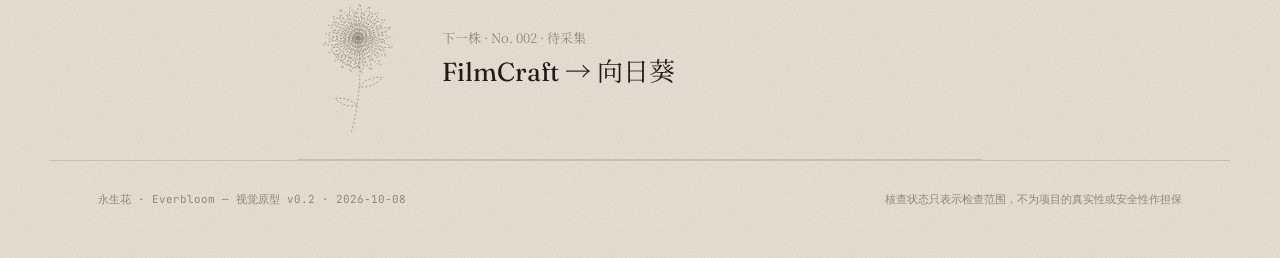
<file: prototype/specimen.html>
<!doctype html>
<html lang="zh-CN">
<head>
<meta charset="utf-8">
<meta name="viewport" content="width=device-width, initial-scale=1">
<title>PhotoCraft 标本</title>
<meta name="description" content="永生花标本 No.001：PhotoCraft，一个 Photoshop 风格的开源 Rust 图像编辑器。作者声明、核验所见、成熟度与发布包体积。">
<script>if (!matchMedia('(prefers-reduced-motion: reduce)').matches) document.documentElement.classList.add('motion');</script>
<link rel="preconnect" href="https://fonts.googleapis.com">
<link rel="preconnect" href="https://fonts.gstatic.com" crossorigin>
<link href="https://fonts.googleapis.com/css2?family=Fraunces:ital,opsz,wght@0,9..144,300..700;1,9..144,300..700&family=JetBrains+Mono:wght@400&family=Noto+Serif+SC:wght@400;600;900&display=swap" rel="stylesheet">
<link rel="icon" href="favicon.svg" type="image/svg+xml">
<link rel="stylesheet" href="assets/everbloom.css">
</head>
<body>

<svg width="0" height="0" style="position:absolute" aria-hidden="true">
  <filter id="rough"><feTurbulence type="fractalNoise" baseFrequency=".9" numOctaves="2" result="n"/><feDisplacementMap in="SourceGraphic" in2="n" scale="1.6"/></filter>
</svg>

<header class="site-header wrap">
  <a class="brand" href="index.html">
    <span class="seal">永生花</span>
    <span class="brand-word">EVERBLOOM</span>
  </a>
  <nav class="site-nav">
    <a href="index.html#photocraft">花田</a>
    <a href="read.html#herbarium">图录</a>
    <a href="index.html#garden">采集</a>
    <button class="theme-toggle" type="button">跟随系统</button>
  </nav>
</header>

<main>

<div class="wrap">
  <p class="crumb"><a href="index.html#photocraft">花田</a> / No. 001 / PhotoCraft</p>

  <!-- ============ 台纸 ============ -->
  <div class="plate-wrap">
    <div class="sheet-wrap" style="view-transition-name: sheet-001">
      <div class="sheet plate" data-seed="plate-photocraft">
        <svg class="flora" id="plateFlower" viewBox="0 0 200 260" role="img" aria-label="压制的虞美人"></svg>

        <div class="plate-side">
          <div class="plate-title">
            <div class="no">SPECIMEN No. 001</div>
            <h1>PhotoCraft</h1>
            <p class="species">虞美人 <i>Papaver rhoeas</i> — 层叠如图层。<br>一个 Photoshop 风格的图像编辑器，以纯 Rust 重新写出。</p>
          </div>

          <div class="herb-label">
            <span class="stamp partial">部分核实<small>partial</small></span>
            <div class="head">Herbarium Everbloom</div>
            <dl>
              <dt>项目</dt><dd>storytold/photocraft</dd>
              <dt>版本</dt><dd>v0.3.0</dd>
              <dt>对应原作</dt><dd class="zh">Photoshop（风格对应）</dd>
              <dt>实现</dt><dd>Rust · egui · Cargo workspace</dd>
              <dt>许可</dt><dd>MIT / Apache-2.0</dd>
              <dt>AI 参与</dt><dd class="zh">未知</dd>
              <dt>核查日期</dt><dd>2026-10-07 · Pacific/Honolulu</dd>
              <dt>依据</dt><dd class="zh">文档核对 · 未运行</dd>
            </dl>
          </div>
        </div>

        <div class="plate-foot">
          <span>采集地 github.com/storytold/photocraft</span>
          <span>压制于 2026-10-07 · 文档核对 · 移动指针可用放大镜细看</span>
        </div>
      </div>
    </div>
  </div>
</div>

<!-- ============ 判断 ============ -->
<section class="wrap narrow">
  <p class="eyebrow">Verdict · 判断</p>
  <p class="verdict"><span class="q">“</span>现有材料支持「开源重实现项目」的描述；不能据此推断原软件源码被破解或泄露，也不能认定与 Photoshop 完全等价。<span class="q">”</span></p>
</section>

<!-- ============ 两种墨 ============ -->
<section class="wrap narrow" style="padding-top:0">
  <p class="eyebrow">Two inks · 声明与所见</p>
  <h2>铅笔与墨水</h2>
  <div class="inks">
    <div class="ink-col ink-claim">
      <h3>作者声明 · pencil</h3>
      <ul>
        <li>基于公开规格与可观察行为，用纯 Rust 独立实现。</li>
        <li>支持图层、蒙版、调整层、PSD 读写。</li>
        <li>可通过 CLI / MCP 控制。</li>
        <li>early alpha，尚不能替代日常专业工作中的 Photoshop。</li>
      </ul>
    </div>
    <div class="ink-col ink-seen">
      <h3>核验所见 · ink</h3>
      <ul>
        <li>读取了 README、发布附件元数据、v0.3.0 Cargo.toml 与自评表。</li>
        <li>Cargo 工作区含 PSD、文档、画笔、合成、GPU、自动化与 UI 模块。</li>
        <li>许可证声明为 MIT / Apache-2.0。</li>
        <li>自评表中仍有大量缺失项与无效设置（见下）。</li>
      </ul>
    </div>
  </div>
  <div class="tags">
    <span>psd</span><span>document</span><span>brush</span><span>composite</span><span>gpu</span><span>automation</span><span>egui ui</span>
  </div>
</section>

<!-- ============ 成熟度之花 ============ -->
<section class="wrap narrow" style="padding-top:0">
  <p class="eyebrow">Maturity · 成熟度之花</p>
  <h2>一项一瓣，<br>一个设置一粒种子。</h2>
  <div class="bloom-chart">
    <svg id="scorecard" viewBox="0 0 400 400" role="img" aria-label="自评表：30 项工具中完成 3、部分完成 14、缺失 13；133 个设置中 60 个尚无效果。"></svg>
    <ul class="legend-list">
      <li data-kind="done"><span class="n done" data-to="3">3</span><span>瓣盛开<small>工具项 · 完成</small></span></li>
      <li data-kind="partial"><span class="n partial" data-to="14">14</span><span>瓣半开<small>工具项 · 部分完成</small></span></li>
      <li data-kind="missing"><span class="n missing" data-to="13">13</span><span>瓣只有轮廓<small>工具项 · 缺失</small></span></li>
      <li data-kind="dead"><span class="n dead" data-to="60">60</span><span>粒种子未发芽<small>133 个设置中尚无效果</small></span></li>
    </ul>
  </div>
  <p class="note">数据来自 v0.3.0 自评表（作者自评）。菜单接通不等于功能完整。</p>
</section>

<!-- ============ 体积 ============ -->
<section class="wrap narrow" style="padding-top:0">
  <p class="eyebrow">Weight · 发布包体积</p>
  <h2>称一称它的重量</h2>
  <p class="lede">以下是发布附件大小，不是安装后占用。保留字节数。</p>
  <div class="bars" id="bars"></div>
</section>

<!-- ============ 未确定 ============ -->
<section class="wrap narrow" style="padding-top:0">
  <p class="eyebrow">Unknowns · 尚未看见</p>
  <h2>没有看见的，也写下来</h2>
  <ul class="unknowns">
    <li>clean-room 过程未经独立审计。</li>
    <li>未安装、编译或运行测试。</li>
    <li>未定位最初传播的 X 原帖。</li>
    <li>未核实 AI 生成代码的比例。</li>
  </ul>

  <p class="eyebrow" style="margin-top:56px">Evidence · 证据</p>
  <ul class="evidence">
    <li><a href="https://github.com/storytold/photocraft/releases/tag/v0.3.0" target="_blank" rel="noopener">→ v0.3.0 发布页</a></li>
    <li><a href="https://github.com/storytold/photocraft/blob/v0.3.0/docs/scorecard.md" target="_blank" rel="noopener">→ 自评表 scorecard.md</a></li>
    <li><a href="https://github.com/storytold/photocraft/blob/v0.3.0/Cargo.toml" target="_blank" rel="noopener">→ Cargo.toml</a></li>
  </ul>
</section>

<section class="wrap narrow" style="padding-top:0">
  <a class="next-link" data-cursor="去源头看看 ↗" href="https://github.com/storytold/filmcraft" target="_blank" rel="noopener">
    <svg id="nextFlower" class="flora" viewBox="0 0 200 260" aria-hidden="true"></svg>
    <span><small>下一株 · No. 002 · 待采集</small><span class="t">FilmCraft → 向日葵</span></span>
  </a>
</section>

</main>

<footer class="site-footer wrap">
  <span>永生花 · Everbloom — 视觉原型 v0.2 · 2026-10-08</span>
  <span>核查状态只表示检查范围，不为项目的真实性或安全性作担保</span>
</footer>

<script src="assets/everbloom.js"></script>
<script>
(function () {
  const E = window.Everbloom;
  E.drawPlant(document.getElementById('plateFlower'), 'poppy', { seed: 'PhotoCraft-plate', radius: 64, bloomY: 86, tapes: true });
  E.deckle(document.querySelector('.plate'), 3, 8);

  E.drawScorecard(document.getElementById('scorecard'), { done: 3, partial: 14, missing: 13, settings: 133, dead: 60 });

  const packs = [
    { name: 'Web ZIP', kind: '压缩包', bytes: 11119388 },
    { name: 'Windows x64 MSI', kind: '安装包', bytes: 53895168 },
    { name: 'Windows x64 便携 ZIP', kind: '压缩包', bytes: 65251740 }
  ];
  const max = Math.max(...packs.map(p => p.bytes));
  document.getElementById('bars').innerHTML = packs.map(p => `
    <div class="bar-row">
      <div class="bar-meta">
        <span>${p.name} <span class="kind">· ${p.kind}</span></span>
        <span class="bytes" data-bytes="${p.bytes}">${p.bytes.toLocaleString('en-US')} B · ${(p.bytes / 1e6).toFixed(2)} MB</span>
      </div>
      <div class="bar-track"><div class="bar-fill" style="width:${(p.bytes / max * 100).toFixed(2)}%"></div></div>
    </div>`).join('');

  E.drawPlant(document.getElementById('nextFlower'), 'sunflower', { pressed: false, seed: 'FilmCraft', radius: 56 });
})();
</script>
<script src="assets/motion.js"></script>
</body>
</html>
</file>
<file: prototype/assets/everbloom.css>
/* 永生花 · Everbloom — 原型样式 */

:root {
  --bg: #ECE6DA;
  --sheet: #F7F3EA;
  --ink: #1F1D1A;
  --ink-soft: #4A453E;
  --pencil: #8E887D;
  --rule: rgba(31, 29, 26, .14);
  --moss: #5B6B3A;
  --lake: #2F7478;
  --cinnabar: #BF432C;
  --tape: rgba(226, 214, 186, .74);
  --shadow: rgba(60, 45, 25, .2);
  --grain: url("data:image/svg+xml,%3Csvg xmlns='http://www.w3.org/2000/svg' width='240' height='240'%3E%3Cfilter id='n'%3E%3CfeTurbulence type='fractalNoise' baseFrequency='.85' numOctaves='3' stitchTiles='stitch'/%3E%3CfeColorMatrix values='0 0 0 0 .35 0 0 0 0 .3 0 0 0 0 .25 0 0 0 .28 0'/%3E%3C/filter%3E%3Crect width='100%25' height='100%25' filter='url(%23n)'/%3E%3C/svg%3E");
  --crumple-opacity: .2;
  --serif-zh: 'Noto Serif SC', 'Songti SC', 'STSong', serif;
  --serif: 'Fraunces', 'Noto Serif SC', serif;
  --mono: 'JetBrains Mono', ui-monospace, 'Cascadia Mono', monospace;
  color-scheme: light;
}

@media (prefers-color-scheme: dark) {
  :root:not([data-theme="light"]) {
    --bg: #121613;
    --sheet: #1B201C;
    --ink: #ECE5D6;
    --ink-soft: #BDB6A8;
    --pencil: #7F877F;
    --rule: rgba(236, 229, 214, .14);
    --moss: #9BAE78;
    --lake: #5FA6A8;
    --cinnabar: #E0694F;
    --tape: rgba(140, 128, 104, .4);
    --shadow: rgba(0, 0, 0, .55);
    --crumple-opacity: .06;
    color-scheme: dark;
  }
}

:root[data-theme="dark"] {
  --bg: #121613;
  --sheet: #1B201C;
  --ink: #ECE5D6;
  --ink-soft: #BDB6A8;
  --pencil: #7F877F;
  --rule: rgba(236, 229, 214, .14);
  --moss: #9BAE78;
  --lake: #5FA6A8;
  --cinnabar: #E0694F;
  --tape: rgba(140, 128, 104, .4);
  --shadow: rgba(0, 0, 0, .55);
  --crumple-opacity: .06;
  color-scheme: dark;
}

* { box-sizing: border-box; }

html { -webkit-text-size-adjust: 100%; }

body {
  margin: 0;
  background-color: var(--bg);
  color: var(--ink);
  font-family: var(--serif-zh);
  font-size: 16px;
  line-height: 1.75;
  overflow-x: hidden;
  transition: background .4s, color .4s;
}

/* 纸张颗粒：直接作为背景纹理，避免全屏混合层 */
body, .sheet { background-image: var(--grain); }

a { color: inherit; }

.sr-only {
  position: absolute; width: 1px; height: 1px; overflow: hidden;
  clip: rect(0 0 0 0); white-space: nowrap;
}

.wrap {
  max-width: 1180px;
  margin: 0 auto;
  padding: 0 clamp(16px, 4vw, 48px);
}

.narrow { max-width: 780px; }

/* ---------- 页眉 ---------- */

.site-header {
  display: flex;
  align-items: center;
  justify-content: space-between;
  gap: 16px;
  padding-top: 22px;
  padding-bottom: 22px;
}

.brand {
  display: flex;
  align-items: center;
  gap: 14px;
  text-decoration: none;
}

.brand-word {
  font-family: var(--serif);
  font-size: 13px;
  letter-spacing: .42em;
  font-weight: 500;
}

.site-nav {
  display: flex;
  align-items: center;
  gap: clamp(12px, 2.4vw, 28px);
  font-size: 13px;
  color: var(--ink-soft);
}

.site-nav a { text-decoration: none; }
.site-nav > * { white-space: nowrap; }

@media (max-width: 560px) {
  .brand-word { display: none; }
  .site-nav { gap: 14px; font-size: 13px; }
  .theme-toggle { padding: 3px 8px; }
}
.site-nav a:hover { color: var(--cinnabar); }

.theme-toggle {
  font: inherit;
  font-family: var(--mono);
  font-size: 11px;
  color: var(--ink-soft);
  background: none;
  border: 1px solid var(--rule);
  border-radius: 999px;
  padding: 3px 10px;
  cursor: pointer;
}

/* ---------- 印章 ---------- */

.seal {
  display: inline-flex;
  align-items: center;
  justify-content: center;
  writing-mode: vertical-rl;
  border: 1.6px solid var(--cinnabar);
  color: var(--cinnabar);
  font-family: var(--serif-zh);
  font-weight: 900;
  font-size: 11px;
  line-height: 1;
  letter-spacing: .08em;
  padding: 5px 4px;
  border-radius: 3px;
  filter: url(#rough);
}

.seal.filled {
  background: var(--cinnabar);
  color: var(--sheet);
}

.stamp {
  display: inline-block;
  border: 2px solid currentColor;
  padding: 5px 10px 5px 13px;
  font-family: var(--serif-zh);
  font-weight: 700;
  font-size: 14px;
  letter-spacing: .3em;
  line-height: 1.3;
  border-radius: 4px;
  transform: rotate(-6deg);
  filter: url(#rough);
  white-space: nowrap;
}

.stamp small {
  display: block;
  font-family: var(--mono);
  font-size: 8.5px;
  font-weight: 400;
  letter-spacing: .14em;
  text-transform: uppercase;
}

.stamp.unverified { color: var(--pencil); border-style: dashed; }
.stamp.partial { color: var(--cinnabar); }
.stamp.verified { color: var(--sheet); background: var(--cinnabar); border-color: var(--cinnabar); }
.stamp.retracted { color: var(--ink-soft); text-decoration: line-through; }

/* ---------- 通用标题 ---------- */

.eyebrow {
  font-family: var(--mono);
  font-size: 11px;
  letter-spacing: .3em;
  text-transform: uppercase;
  color: var(--pencil);
  margin: 0 0 14px;
}

h1, h2, h3 { font-weight: 600; margin: 0; }

h2 {
  font-size: clamp(28px, 4.2vw, 46px);
  line-height: 1.25;
  letter-spacing: .02em;
}

section { padding: clamp(64px, 10vw, 128px) 0; }

.lede {
  color: var(--ink-soft);
  max-width: 34em;
  margin: 18px 0 0;
}

/* ---------- 首页主视觉 ---------- */

.hero {
  position: relative;
  padding: 0;
  overflow: hidden;
}

.hero::before {
  content: "";
  position: absolute;
  inset: 0;
  pointer-events: none;
  opacity: var(--crumple-opacity);
  mix-blend-mode: multiply;
  background-size: cover;
  -webkit-mask-image: radial-gradient(ellipse 70% 60% at 50% 50%, #000 40%, transparent 100%);
  mask-image: radial-gradient(ellipse 70% 60% at 50% 50%, #000 40%, transparent 100%);
  background-image: url("data:image/svg+xml,%3Csvg xmlns='http://www.w3.org/2000/svg' width='900' height='900'%3E%3Cfilter id='w'%3E%3CfeTurbulence type='fractalNoise' baseFrequency='.0035 .006' numOctaves='5' seed='7'/%3E%3CfeDiffuseLighting lighting-color='%23fff' surfaceScale='3'%3E%3CfeDistantLight azimuth='225' elevation='38'/%3E%3C/feDiffuseLighting%3E%3C/filter%3E%3Crect width='100%25' height='100%25' filter='url(%23w)'/%3E%3C/svg%3E");
}

.hero-stage {
  position: relative;
  max-width: 1180px;
  margin: 0 auto;
}

.hero-art {
  display: block;
  width: 100%;
  height: auto;
  max-height: 92vh;
}

.hero-mast {
  position: absolute;
  top: 4%;
  left: clamp(16px, 4vw, 48px);
}

.hero-mast h1 {
  font-family: var(--serif-zh);
  font-weight: 900;
  font-size: clamp(40px, 6.4vw, 84px);
  line-height: 1;
  letter-spacing: .12em;
}

.hero-mast .latin {
  display: block;
  margin-top: 14px;
  font-family: var(--serif);
  font-size: 12px;
  letter-spacing: .5em;
  line-height: 2;
  max-width: 15em;
  color: var(--ink-soft);
}

.hero-vert {
  position: absolute;
  top: 6%;
  right: clamp(16px, 4vw, 56px);
  writing-mode: vertical-rl;
  font-size: 15px;
  letter-spacing: .35em;
  color: var(--ink-soft);
  line-height: 2.2;
}

.hero-poem {
  position: absolute;
  left: clamp(16px, 4vw, 48px);
  bottom: 9%;
  max-width: 250px;
}

.hero-poem p {
  margin: 0;
  font-size: clamp(17px, 1.8vw, 21px);
  line-height: 1.9;
  letter-spacing: .06em;
}

.hero-poem .en {
  margin-top: 14px;
  font-family: var(--serif);
  font-size: 12px;
  line-height: 1.6;
  letter-spacing: .04em;
  color: var(--ink-soft);
  text-align: justify;
  text-align-last: justify;
}

.hero-caption {
  position: absolute;
  right: clamp(16px, 4vw, 56px);
  bottom: 9%;
  max-width: 220px;
  font-family: var(--mono);
  font-size: 10.5px;
  line-height: 1.7;
  color: var(--pencil);
}

/* 主视觉中的 SVG 元素 */
.win-body { fill: var(--sheet); }
.win-line { fill: none; stroke: var(--ink); stroke-width: 1.4; }
.win-bar { fill: var(--sheet); stroke: var(--ink); stroke-width: 1.4; }
.win-text { fill: var(--ink); font-family: var(--mono); font-size: 10.5px; }
.win-menu { fill: var(--ink-soft); font-family: var(--serif-zh); font-size: 10.5px; letter-spacing: .1em; }
.win-tool { fill: none; stroke: var(--ink-soft); stroke-width: 1; }
.win-btn { fill: none; stroke: var(--ink); stroke-width: 1.1; }
#ants, .w-frame { pointer-events: none; }
.ants-a { fill: none; stroke: #111; stroke-width: 1; }
.ants-b { fill: none; stroke: #fff; stroke-width: 1; stroke-dasharray: 4 3; animation: ants 1.2s linear infinite; }
@keyframes ants { to { stroke-dashoffset: -14; } }

.rain { fill: var(--lake); font-family: var(--mono); font-size: 12px; text-anchor: middle; animation: rain 3.2s ease-in-out infinite; }
@keyframes rain { 0%, 100% { opacity: .15; } 50% { opacity: 1; } }

.stem-code { fill: var(--moss); font-family: var(--mono); font-size: 8.2px; letter-spacing: .02em; }
.figure { fill: var(--ink); stroke: var(--ink); }
.figure .limb { fill: none; stroke-width: 1.5; stroke-linecap: round; }
.dim-line { stroke: var(--pencil); stroke-width: .8; fill: none; }
.dim-text { fill: var(--pencil); font-family: var(--mono); font-size: 9px; text-anchor: middle; letter-spacing: .04em; }
.label-card { fill: var(--sheet); stroke: var(--ink); stroke-width: .6; }

@media (prefers-reduced-motion: reduce) {
  .ants-b, .rain { animation: none; }
  .rain { opacity: .7; }
}

@media (max-width: 760px) {
  .hero-stage { display: flex; flex-direction: column; }
  .hero-mast, .hero-vert, .hero-poem, .hero-caption { position: static; margin: 0 16px; }
  .hero-mast { order: 0; margin-top: 8px; }
  .hero-art { order: 1; margin-top: 8px; }
  .hero-vert { order: 2; writing-mode: horizontal-tb; letter-spacing: .2em; font-size: 13px; line-height: 1.9; }
  .hero-poem { order: 3; margin-top: 24px; max-width: none; }
  .hero-caption { order: 4; margin-top: 16px; margin-bottom: 32px; max-width: none; }
}

/* ---------- 序 ---------- */

.statement {
  font-size: clamp(26px, 4vw, 44px);
  line-height: 1.6;
  letter-spacing: .04em;
  font-weight: 600;
  margin: 0;
}

.statement .soft { color: var(--pencil); font-weight: 400; }

.intro-grid {
  display: grid;
  grid-template-columns: 1.3fr 1fr;
  gap: clamp(32px, 6vw, 96px);
  align-items: end;
}

.intro-notes {
  font-size: 14px;
  color: var(--ink-soft);
  border-left: 1px solid var(--rule);
  padding-left: 22px;
}

.intro-notes p { margin: 0 0 12px; }

@media (max-width: 760px) {
  .intro-grid { grid-template-columns: 1fr; }
}

/* ---------- 标本台纸（卡片与详情共用） ---------- */

.sheet-wrap {
  position: relative;
  filter: drop-shadow(0 8px 12px var(--shadow));
}

.sheet {
  position: relative;
  background-color: var(--sheet);
}

.tape {
  position: absolute;
  z-index: 2;
  top: -9px;
  left: 50%;
  width: 66px;
  height: 20px;
  background: var(--tape);
  transform: translateX(-50%) rotate(-3deg);
  box-shadow: 0 1px 2px rgba(0, 0, 0, .06);
}

.flora .petal-out, .flora .line-out { color: var(--pencil); }

/* ---------- 标本册 ---------- */

.herbarium-head {
  display: flex;
  justify-content: space-between;
  align-items: end;
  gap: 24px;
  flex-wrap: wrap;
  margin-bottom: clamp(40px, 6vw, 72px);
}

.herbarium-count {
  font-family: var(--mono);
  font-size: 12px;
  color: var(--pencil);
  line-height: 1.9;
  text-align: right;
}

.herbarium-count b { color: var(--cinnabar); font-weight: 400; }

.grid {
  display: grid;
  grid-template-columns: repeat(auto-fill, minmax(min(100%, 220px), 1fr));
  gap: 48px 30px;
}

.card {
  display: block;
  text-decoration: none;
  color: inherit;
}

.card .sheet-wrap {
  --rx: 0deg; --ry: 0deg; --lift: 0px; --tilt: 0deg;
  transform: perspective(900px) translateY(var(--lift)) rotateX(var(--rx)) rotateY(var(--ry)) rotate(var(--tilt));
  transition: transform .7s cubic-bezier(.16, 1, .3, 1), filter .7s;
  will-change: transform;
}
.card:nth-child(3n+1) .sheet-wrap { --tilt: -.6deg; }
.card:nth-child(3n+2) .sheet-wrap { --tilt: .5deg; }
.card:hover .sheet-wrap {
  --lift: -10px; --tilt: 0deg;
  transition: transform .25s ease-out, filter .7s;
  filter: drop-shadow(0 22px 22px var(--shadow));
}

.card .sheet {
  aspect-ratio: 3 / 4.15;
  padding: 16px 16px 14px;
  display: flex;
  flex-direction: column;
}

.card svg.flora {
  will-change: transform;
  display: block;
  width: 100%;
  flex: 1;
  min-height: 0;
}

.card-label {
  border-top: 1px solid var(--rule);
  padding-top: 9px;
  font-size: 11.5px;
  line-height: 1.55;
  position: relative;
}

.card-label .no {
  font-family: var(--mono);
  font-size: 10px;
  letter-spacing: .14em;
  color: var(--pencil);
}

.card-label .name {
  font-family: var(--serif);
  font-size: 19px;
  font-weight: 500;
  letter-spacing: .01em;
  line-height: 1.3;
}

.card-label .orig { color: var(--ink-soft); }

.card-label .species { color: var(--pencil); }
.card-label .species i { font-family: var(--serif); }

.card .sheet > .stamp {
  position: absolute;
  z-index: 1;
  right: 14px;
  top: 18px;
  font-size: 11px;
  padding: 3px 6px 3px 9px;
}

.card.lead .sheet { background-color: color-mix(in srgb, var(--sheet) 55%, var(--bg)); }
.card.lead .name { color: var(--ink-soft); }
.card.lead .blank {
  display: inline-block;
  width: 64px;
  border-bottom: 1px dashed var(--pencil);
  vertical-align: middle;
  margin-left: 4px;
}

/* ---------- 两种墨 ---------- */

.inks {
  display: grid;
  grid-template-columns: 1fr 1fr;
  gap: clamp(28px, 5vw, 72px);
  margin-top: clamp(36px, 5vw, 56px);
}

.ink-col h3 {
  font-family: var(--mono);
  font-weight: 400;
  font-size: 11px;
  letter-spacing: .26em;
  text-transform: uppercase;
  color: var(--pencil);
  padding-bottom: 10px;
  margin-bottom: 18px;
  border-bottom: 1px solid var(--rule);
}

.ink-col ul { list-style: none; margin: 0; padding: 0; }

.ink-col li {
  padding: 8px 0 8px 22px;
  position: relative;
  font-size: 15.5px;
}

.ink-col li::before {
  position: absolute;
  left: 0;
  top: 8px;
  font-family: var(--mono);
  font-size: 12px;
}

.ink-claim li { color: var(--pencil); }
.ink-claim li::before { content: "~"; }
.ink-seen li { color: var(--ink); }
.ink-seen li::before { content: "✓"; color: var(--moss); }

.status-legend {
  display: grid;
  grid-template-columns: repeat(4, 1fr);
  gap: 24px;
  margin-top: clamp(48px, 7vw, 88px);
}

.status-legend div { font-size: 13px; color: var(--ink-soft); }
.status-legend .stamp { margin-bottom: 18px; }

@media (max-width: 760px) {
  .inks { grid-template-columns: 1fr; }
  .status-legend { grid-template-columns: 1fr 1fr; }
}

/* ---------- 投稿 ---------- */

.invite { text-align: center; }

.invite h2 {
  font-size: clamp(36px, 7vw, 88px);
  font-weight: 900;
  letter-spacing: .08em;
}

.invite .lede { margin: 22px auto 0; }

.invite svg { width: min(340px, 80%); height: auto; display: block; margin: 0 auto 28px; }

.actions {
  display: flex;
  justify-content: center;
  gap: 14px;
  flex-wrap: wrap;
  margin-top: 36px;
}

.btn {
  font-size: 14px;
  letter-spacing: .14em;
  padding: 11px 22px;
  text-decoration: none;
  border: 1px solid var(--ink);
  border-radius: 2px;
  transition: background .3s, color .3s;
}

.btn:hover { background: var(--ink); color: var(--bg); }
.btn.ghost { border-color: var(--rule); color: var(--ink-soft); }
.btn.ghost:hover { background: none; color: var(--ink); border-color: var(--ink); }

/* ---------- 页脚 ---------- */

.site-footer {
  border-top: 1px solid var(--rule);
  padding-top: 28px;
  padding-bottom: 48px;
  font-family: var(--mono);
  font-size: 11px;
  line-height: 1.9;
  color: var(--pencil);
  display: flex;
  justify-content: space-between;
  gap: 24px;
  flex-wrap: wrap;
}

/* ---------- 标本详情页 ---------- */

.crumb {
  font-family: var(--mono);
  font-size: 11px;
  letter-spacing: .14em;
  color: var(--pencil);
  margin: 12px 0 28px;
}

.crumb a { text-decoration: none; }
.crumb a:hover { color: var(--cinnabar); }

.plate-wrap { max-width: 1040px; margin: 0 auto; }

.plate {
  padding: clamp(20px, 5vw, 60px);
  display: grid;
  grid-template-columns: 1.25fr 1fr;
  gap: clamp(20px, 4vw, 56px);
  min-height: 620px;
}

.plate .flora { width: 100%; max-width: 440px; height: auto; display: block; margin: 0 auto; }

.plate-side {
  display: flex;
  flex-direction: column;
  justify-content: space-between;
  gap: 32px;
}

.plate-title .no {
  font-family: var(--mono);
  font-size: 11px;
  letter-spacing: .24em;
  color: var(--pencil);
}

.plate-title h1 {
  font-family: var(--serif);
  font-size: clamp(40px, 5.4vw, 64px);
  font-weight: 500;
  line-height: 1.05;
  margin-top: 10px;
}

.plate-title .species {
  margin-top: 12px;
  color: var(--ink-soft);
  font-size: 15px;
}

.plate-title .species i { font-family: var(--serif); }

.herb-label {
  position: relative;
  border: 1px solid var(--ink);
  outline: 1px solid var(--ink);
  outline-offset: 3px;
  padding: 14px 16px 12px;
  font-size: 12.5px;
  margin: 4px;
}

.herb-label .head {
  text-align: center;
  font-family: var(--serif);
  font-size: 11px;
  letter-spacing: .4em;
  text-transform: uppercase;
  padding-bottom: 8px;
  margin-bottom: 8px;
  border-bottom: 1px solid var(--rule);
}

.herb-label dl {
  display: grid;
  grid-template-columns: auto 1fr;
  gap: 3px 14px;
  margin: 0;
}

.herb-label dt { color: var(--pencil); white-space: nowrap; }
.herb-label dd { margin: 0; font-family: var(--mono); font-size: 11.5px; overflow-wrap: anywhere; }
.herb-label dd.zh { font-family: var(--serif-zh); font-size: 12.5px; }

.herb-label .stamp {
  position: absolute;
  right: -14px;
  top: -30px;
  background: color-mix(in srgb, var(--sheet) 70%, transparent);
}

.plate-foot {
  grid-column: 1 / -1;
  display: flex;
  justify-content: space-between;
  align-items: end;
  gap: 16px;
  flex-wrap: wrap;
  font-family: var(--mono);
  font-size: 10.5px;
  color: var(--pencil);
  border-top: 1px solid var(--rule);
  padding-top: 12px;
}

.scale-bar { display: flex; align-items: center; gap: 8px; }
.scale-bar span.bar {
  display: inline-block;
  width: 96px;
  height: 6px;
  border: 1px solid var(--pencil);
  background: linear-gradient(90deg, var(--pencil) 0 25%, transparent 25% 50%, var(--pencil) 50% 75%, transparent 75%);
}

@media (max-width: 820px) {
  .plate { grid-template-columns: 1fr; min-height: 0; }
}

.verdict {
  font-size: clamp(22px, 3vw, 32px);
  line-height: 1.75;
  letter-spacing: .03em;
  font-weight: 600;
  margin: 0;
}

.verdict .q { color: var(--cinnabar); font-family: var(--serif); }

.bloom-chart {
  display: grid;
  grid-template-columns: minmax(0, 1fr) minmax(0, 1fr);
  gap: clamp(24px, 5vw, 64px);
  align-items: center;
  margin-top: 40px;
}

.bloom-chart svg { width: 100%; max-width: 420px; height: auto; display: block; margin: 0 auto; }

.sc-done { fill: var(--cinnabar); fill-opacity: .9; stroke: var(--cinnabar); stroke-width: .6; }
.sc-partial { fill: var(--cinnabar); fill-opacity: .2; stroke: var(--cinnabar); stroke-width: .8; }
.sc-missing { fill: none; stroke: var(--pencil); stroke-width: .8; stroke-dasharray: 2.5 2.5; }
.sc-seed { fill: var(--moss); }
.sc-seed-dead { fill: none; stroke: var(--pencil); stroke-width: .7; }
.sc-core { fill: var(--ink); }
.sc-core-text { fill: var(--sheet); font-family: var(--mono); font-size: 11px; text-anchor: middle; }

.legend-list { list-style: none; margin: 0; padding: 0; }

.legend-list li {
  display: grid;
  grid-template-columns: 74px 1fr;
  align-items: baseline;
  gap: 12px;
  padding: 12px 0;
  border-bottom: 1px solid var(--rule);
}

.legend-list .n {
  font-family: var(--serif);
  font-size: 40px;
  line-height: 1;
}

.legend-list .n.done { color: var(--cinnabar); }
.legend-list .n.partial { color: color-mix(in srgb, var(--cinnabar) 50%, var(--pencil)); }
.legend-list .n.missing, .legend-list .n.dead { color: var(--pencil); }
.legend-list .n.alive { color: var(--moss); }
.legend-list small { color: var(--pencil); display: block; font-size: 12px; }

.note {
  font-size: 13px;
  color: var(--pencil);
  margin-top: 18px;
}

@media (max-width: 760px) {
  .bloom-chart { grid-template-columns: 1fr; }
}

.bars { margin-top: 36px; }

.bar-row { padding: 14px 0; border-bottom: 1px solid var(--rule); }

.bar-meta {
  display: flex;
  justify-content: space-between;
  gap: 12px;
  flex-wrap: wrap;
  font-size: 14px;
  margin-bottom: 8px;
}

.bar-meta .bytes { font-family: var(--mono); font-size: 12.5px; }
.bar-meta .kind { color: var(--pencil); font-size: 12px; }

.bar-track {
  height: 12px;
  background: repeating-linear-gradient(90deg, var(--rule) 0 1px, transparent 1px 10%);
}

.bar-fill { height: 100%; background: var(--lake); }

.tags { display: flex; flex-wrap: wrap; gap: 8px; margin-top: 28px; }

.tags span {
  font-family: var(--mono);
  font-size: 12px;
  border: 1px solid var(--rule);
  border-radius: 999px;
  padding: 4px 12px;
  color: var(--ink-soft);
}

.unknowns { list-style: none; padding: 0; margin: 28px 0 0; }

.unknowns li {
  padding: 12px 0 12px 34px;
  position: relative;
  border-bottom: 1px dashed var(--rule);
  color: var(--ink-soft);
}

.unknowns li::before {
  content: "?";
  position: absolute;
  left: 0;
  top: 12px;
  width: 22px;
  height: 22px;
  border: 1px dashed var(--pencil);
  border-radius: 50%;
  display: grid;
  place-items: center;
  font-family: var(--serif);
  font-size: 12px;
  line-height: 1;
  color: var(--pencil);
}

.evidence { list-style: none; padding: 0; margin: 24px 0 0; font-family: var(--mono); font-size: 13px; }
.evidence li { padding: 6px 0; }
.evidence a { text-decoration-color: var(--rule); text-underline-offset: 4px; }
.evidence a:hover { color: var(--cinnabar); }

.next-link {
  display: grid;
  grid-template-columns: 120px 1fr;
  align-items: center;
  gap: 24px;
  text-decoration: none;
  border-top: 1px solid var(--rule);
  border-bottom: 1px solid var(--rule);
  padding: 20px 0;
}

.next-link svg { width: 100%; height: auto; }
.next-link .t { font-family: var(--serif); font-size: 26px; }
.next-link small { display: block; color: var(--pencil); font-size: 13px; }
.next-link:hover .t { color: var(--cinnabar); }

/* =====================================================================
   动效层
   ===================================================================== */

/* 开场前先藏起来；脚本失败时 9 秒后自动显示 */
.motion [data-intro], .motion #heroFlower { opacity: 0; animation: failsafe .01s 9s forwards; }
@keyframes failsafe { to { opacity: 1; } }

.petal, .leaf-in, .core, .sc-petal { transform-box: view-box; transform-origin: 0 0; }
.ch { display: inline-block; }

/* ---------- 首屏常驻 ---------- */

#pWin, #pFlower, #pFig { will-change: transform; }
.hero-mast, .hero-vert { will-change: transform, opacity; }
#heroFlower { cursor: pointer; }

.alive #swayFlower {
  transform-box: view-box;
  transform-origin: 546px 778px;
  animation: sway 6.5s ease-in-out infinite;
}
@keyframes sway {
  0%, 100% { transform: rotate(-1.4deg); }
  50% { transform: rotate(2deg); }
}

.alive .arm-write { transform-box: view-box; transform-origin: 4px -10.5px; animation: write .9s ease-in-out infinite; }
@keyframes write { 0%, 100% { transform: rotate(0); } 50% { transform: rotate(14deg); } }
.alive .arm-wave { transform-box: view-box; transform-origin: 2.4px -17px; animation: hold 3.2s ease-in-out infinite; }
@keyframes hold { 0%, 100% { transform: rotate(0); } 50% { transform: rotate(-8deg); } }

.hero-caption .hint {
  display: block;
  margin-top: 10px;
  color: var(--cinnabar);
  opacity: .85;
}

.scroll-cue {
  position: absolute;
  left: clamp(16px, 4vw, 48px);
  bottom: 22px;
  width: 1px;
  height: 52px;
  background: var(--rule);
}
.scroll-cue span {
  position: absolute;
  left: -2px;
  top: 0;
  width: 5px;
  height: 5px;
  border-radius: 50%;
  background: var(--ink);
  animation: cue 2.4s cubic-bezier(.65, 0, .35, 1) infinite;
}
@keyframes cue {
  0% { top: 0; opacity: 0; }
  20% { opacity: 1; }
  80% { opacity: 1; }
  100% { top: 47px; opacity: 0; }
}
@media (max-width: 760px) { .scroll-cue { display: none; } }

/* ---------- 卡片：反光、花瓣颤动、待采集的幻影 ---------- */

.sheen {
  position: absolute;
  inset: 0;
  pointer-events: none;
  background: radial-gradient(circle at var(--mx, 50%) var(--my, 30%), rgba(255, 255, 255, .6), transparent 55%);
  mix-blend-mode: soft-light;
  opacity: 0;
  transition: opacity .5s;
}
.card:hover .sheen { opacity: 1; }

.card:hover .petal { animation: flutter 2.8s ease-in-out infinite; }
.card:hover g:nth-child(odd) > .petal { animation-duration: 3.3s; animation-delay: -1.1s; }
.card:hover g:nth-child(3n) > .petal { animation-duration: 2.4s; animation-delay: -.5s; }
@keyframes flutter {
  0%, 100% { transform: rotate(0deg) scale(1); }
  50% { transform: rotate(5deg) scale(1.04); }
}

g.ghost { opacity: 0; filter: blur(5px) saturate(.3); transition: opacity .9s ease, filter .9s ease; }
.card.lead svg > .plant.sketch { transition: opacity .9s ease; }
.card.lead:hover g.ghost { opacity: .62; filter: blur(0) saturate(1); }
.card.lead:hover svg > .plant.sketch { opacity: .25; }

/* ---------- 细节交互 ---------- */

.site-nav a {
  background: linear-gradient(currentColor, currentColor) 0 100% / 0 1px no-repeat;
  transition: background-size .45s cubic-bezier(.65, 0, .35, 1), color .3s;
  padding-bottom: 2px;
}
.site-nav a:hover { background-size: 100% 1px; }

.btn {
  background: linear-gradient(var(--ink), var(--ink)) 0 0 / 0 100% no-repeat;
  transition: background-size .55s cubic-bezier(.65, 0, .35, 1), color .45s, border-color .3s;
}
.btn:hover { background: linear-gradient(var(--ink), var(--ink)) 0 0 / 100% 100% no-repeat; color: var(--bg); }
.btn.ghost, .btn.ghost:hover { background: none; }

.brand:hover .seal { animation: wob .55s cubic-bezier(.34, 1.56, .64, 1); }
@keyframes wob { 0% { transform: rotate(0); } 30% { transform: rotate(-9deg) scale(1.08); } 100% { transform: rotate(0); } }

.unknowns li:hover::before { animation: wob .6s cubic-bezier(.34, 1.56, .64, 1); border-style: solid; color: var(--cinnabar); border-color: var(--cinnabar); }

.next-link svg { transition: transform .8s cubic-bezier(.16, 1, .3, 1); }
.next-link:hover svg { transform: rotate(-5deg) scale(1.06); }

.theme-toggle { transition: border-color .3s, color .3s; }
.theme-toggle:hover { border-color: var(--ink); color: var(--ink); }

/* ---------- 跟随指针的小标签 ---------- */

.cursor-tag {
  position: fixed;
  left: 0;
  top: 0;
  z-index: 200;
  pointer-events: none;
  margin: 20px 0 0 16px;
  padding: 6px 13px;
  border-radius: 999px;
  background: var(--ink);
  color: var(--bg);
  font-family: var(--serif-zh);
  font-size: 12px;
  letter-spacing: .14em;
  white-space: nowrap;
  opacity: 0;
  scale: .5;
  transition: opacity .25s, scale .4s cubic-bezier(.34, 1.56, .64, 1);
}
.cursor-tag.on { opacity: 1; scale: 1; }

/* ---------- 滚动藤蔓 ---------- */

.vine {
  position: fixed;
  left: 6px;
  top: 0;
  width: 44px;
  height: 100vh;
  z-index: 50;
  pointer-events: none;
}
.vine svg { overflow: visible; display: block; height: 100%; }
.vine-stem { stroke: var(--moss); stroke-width: 1.3; stroke-linecap: round; opacity: .8; }
.vine-leaf { pointer-events: auto; cursor: pointer; }
.vine-leaf .vl { transform: scale(0); transition: transform .8s cubic-bezier(.34, 1.56, .64, 1); }
.vine-leaf.on .vl { transform: scale(1); }
.vine-leaf .vl path { fill: var(--moss); fill-opacity: .9; transition: fill .3s; }
.vine-leaf:hover .vl path { fill: var(--cinnabar); }
.vine-label {
  font-family: var(--serif-zh);
  font-size: 12px;
  letter-spacing: .2em;
  fill: var(--ink-soft);
  opacity: 0;
  transition: opacity .3s;
}
.vine-leaf:hover .vine-label { opacity: 1; }
.vine-bud .petal, .vine-bud .core { transform: scale(0); transition: transform .9s cubic-bezier(.34, 1.56, .64, 1); }
.vine-bud g:nth-child(2n) > .petal { transition-delay: .08s; }
.vine-bud g:nth-child(3n) > .petal { transition-delay: .16s; }
.vine-bud .core { transition-delay: .35s; }
.vine.done .vine-bud .petal, .vine.done .vine-bud .core { transform: scale(1); }

/* ---------- 采集处 ---------- */

.generator { margin: 0 auto 28px; width: min(340px, 82%); }
.gen-stage {
  display: block;
  width: 100%;
  padding: 0;
  border: 0;
  background: none;
  cursor: pointer;
  border-radius: 8px;
}
.gen-stage:focus-visible { outline: 1px dashed var(--pencil); outline-offset: 6px; }
.invite .gen-stage svg { width: 100%; margin: 0; }
.gen-label {
  display: flex;
  justify-content: center;
  align-items: baseline;
  flex-wrap: wrap;
  gap: 4px 12px;
  margin-top: 6px;
  font-family: var(--mono);
  font-size: 11px;
  letter-spacing: .1em;
  color: var(--pencil);
}
.gen-latin { font-family: var(--serif); font-size: 16px; letter-spacing: 0; color: var(--ink-soft); }
.gen-zh { font-family: var(--serif-zh); font-size: 14px; letter-spacing: .2em; color: var(--ink); }

/* ---------- 放大镜 ---------- */

.loupe-host { position: relative; }
.loupe-host.looking { cursor: none; }
.loupe {
  position: absolute;
  left: 0;
  top: 0;
  z-index: 3;
  width: 180px;
  height: 180px;
  border-radius: 50%;
  overflow: hidden;
  pointer-events: none;
  background: var(--sheet);
  border: 1.5px solid var(--ink);
  box-shadow: 0 16px 34px var(--shadow), inset 0 0 0 5px color-mix(in srgb, var(--sheet) 70%, transparent);
  opacity: 0;
  scale: .4;
  transition: opacity .25s, scale .45s cubic-bezier(.34, 1.56, .64, 1);
}
.looking .loupe { opacity: 1; scale: 1; }
.loupe .loupe-svg { position: absolute; max-width: none !important; height: auto; margin: 0 !important; }
.loupe::after {
  content: "";
  position: absolute;
  left: 50%;
  top: 50%;
  width: 16px;
  height: 16px;
  translate: -50% -50%;
  background:
    linear-gradient(var(--cinnabar), var(--cinnabar)) center / 1px 100% no-repeat,
    linear-gradient(var(--cinnabar), var(--cinnabar)) center / 100% 1px no-repeat;
  opacity: .7;
}
.loupe-readout {
  position: absolute;
  z-index: 1;
  left: 50%;
  bottom: 12px;
  translate: -50% 0;
  padding: 1px 7px;
  border-radius: 999px;
  background: var(--sheet);
  font-family: var(--mono);
  font-size: 10px;
  color: var(--pencil);
}

/* ---------- 成熟度之花联动 ---------- */

#scorecard [data-kind] { transition: opacity .35s; cursor: default; }
#scorecard[data-focus] [data-kind] { opacity: .1; }
#scorecard[data-focus="done"] [data-kind="done"],
#scorecard[data-focus="partial"] [data-kind="partial"],
#scorecard[data-focus="missing"] [data-kind="missing"],
#scorecard[data-focus="dead"] [data-kind="dead"],
#scorecard[data-focus="alive"] [data-kind="alive"] { opacity: 1; }
.legend-list li { transition: background-color .3s, padding-left .4s cubic-bezier(.16, 1, .3, 1); }
.legend-list li.hit { background-color: color-mix(in srgb, var(--cinnabar) 7%, transparent); padding-left: 12px; }

/* ---------- 页面转场 ---------- */

@media (prefers-reduced-motion: no-preference) {
  @view-transition { navigation: auto; }
  ::view-transition-group(sheet-001) { animation-duration: .85s; animation-timing-function: cubic-bezier(.16, 1, .3, 1); }
  ::view-transition-old(root), ::view-transition-new(root) { animation-duration: .5s; }

  html.theme-vt::view-transition-old(root),
  html.theme-vt::view-transition-new(root) { animation: none; mix-blend-mode: normal; }
  html.theme-vt::view-transition-new(root) { animation: vt-reveal .95s cubic-bezier(.65, 0, .35, 1) both; }
}
@keyframes vt-reveal {
  from { clip-path: circle(0 at var(--vx, 100%) var(--vy, 0)); }
  to { clip-path: circle(150vmax at var(--vx, 100%) var(--vy, 0)); }
}

@media (prefers-reduced-motion: reduce) {
  .alive #swayFlower, .alive .arm-write, .alive .arm-wave, .card:hover .petal, .scroll-cue span { animation: none !important; }
  .card .sheet-wrap { transition: none; }
}
</file>
<file: prototype/assets/field.css>
/* 永生花 · Everbloom — 花田（非线性浏览） */

body.field-page {
  height: 100vh;
  height: 100dvh;
  overflow: hidden;
  overscroll-behavior: none;
}

.field-page .site-header {
  position: fixed;
  top: 0;
  left: 0;
  right: 0;
  z-index: 40;
  max-width: none;
  padding-left: clamp(16px, 3vw, 36px);
  padding-right: clamp(16px, 3vw, 36px);
  pointer-events: none;
}
.field-page .site-header > * { pointer-events: auto; }
.field-page .site-nav button.navbtn {
  font: inherit;
  color: inherit;
  background: none;
  border: 0;
  padding: 0 0 2px;
  cursor: pointer;
  background-image: linear-gradient(currentColor, currentColor);
  background-position: 0 100%;
  background-size: 0 1px;
  background-repeat: no-repeat;
  transition: background-size .45s cubic-bezier(.65, 0, .35, 1), color .3s;
}
.field-page .site-nav button.navbtn:hover { background-size: 100% 1px; color: var(--cinnabar); }
.kbd {
  font-family: var(--mono);
  font-size: 10px;
  border: 1px solid var(--rule);
  border-radius: 4px;
  padding: 0 5px;
  margin-left: 6px;
  color: var(--pencil);
}

/* ---------- 画布 ---------- */

.field {
  position: fixed;
  inset: 0;
  overflow: hidden;
  touch-action: none;
  cursor: grab;
  user-select: none;
  -webkit-user-select: none;
  outline: none;
}
.field.dragging { cursor: grabbing; }
.world { position: absolute; left: 0; top: 0; transform-origin: 0 0; }
.world.moving { will-change: transform; }
.world svg { display: block; overflow: visible; }

.era {
  position: fixed;
  inset: 0;
  z-index: 2;
  pointer-events: none;
  background: radial-gradient(130% 100% at 50% 100%, rgba(168, 120, 58, .5), rgba(120, 84, 40, .18) 60%, transparent 100%);
  mix-blend-mode: multiply;
  opacity: 0;
  transition: opacity .6s;
}
:root[data-theme="dark"] .era { mix-blend-mode: soft-light; }
@media (prefers-color-scheme: dark) { :root:not([data-theme="light"]) .era { mix-blend-mode: soft-light; } }

/* ---------- 世界里的元素 ---------- */

.soil { stroke: var(--ink); stroke-width: 2.4; fill: none; }
.tick { stroke: var(--pencil); stroke-width: 1.6; }
.tick-major { stroke: var(--ink-soft); stroke-width: 2.4; }
.year-label { font-family: var(--serif); font-size: 44px; fill: var(--ink-soft); text-anchor: middle; letter-spacing: .04em; }
.year-label.minor { font-size: 26px; fill: var(--pencil); }
.era-name { font-family: var(--serif-zh); font-weight: 900; font-size: 170px; letter-spacing: .3em; fill: var(--ink); opacity: .06; text-anchor: middle; }
.grass { stroke: var(--moss); stroke-width: 2; fill: none; opacity: .45; stroke-linecap: round; }

.root { stroke: var(--pencil); stroke-width: 1.6; fill: none; opacity: .55; }
.root-year { font-family: var(--serif); font-size: 64px; font-weight: 500; fill: var(--ink); text-anchor: middle; }
.root-name { font-family: var(--mono); font-size: 22px; fill: var(--pencil); text-anchor: middle; letter-spacing: .06em; }
.root-year, .root-name { transition: opacity .4s; }
body[data-zoom="far"] .root-year, body[data-zoom="far"] .root-name { opacity: 0; }

.now-line { stroke: var(--cinnabar); stroke-width: 2.4; stroke-dasharray: 12 12; }
.now-label { font-family: var(--serif-zh); font-weight: 600; font-size: 40px; fill: var(--cinnabar); letter-spacing: .08em; }
.now-sub { font-family: var(--serif-zh); font-size: 24px; fill: var(--ink-soft); letter-spacing: .1em; }

.plot-furrow { stroke: var(--pencil); stroke-width: 2; fill: none; opacity: .35; }
.plot-title { font-family: var(--serif-zh); font-weight: 900; font-size: 92px; fill: var(--ink); letter-spacing: .14em; }
.plot-sub { font-family: var(--serif-zh); font-size: 26px; fill: var(--ink-soft); letter-spacing: .12em; }

.seed-packet { cursor: pointer; outline: none; }
.packet-paper { fill: var(--sheet); stroke: var(--ink); stroke-width: 2; }
.packet-fold { stroke: var(--ink); stroke-width: 1.4; fill: none; }
.packet-text { font-family: var(--serif-zh); font-weight: 900; font-size: 24px; fill: var(--cinnabar); text-anchor: middle; letter-spacing: .3em; }
.seed-packet .packet-body { transform-box: fill-box; transform-origin: 50% 100%; transition: transform .5s cubic-bezier(.34, 1.56, .64, 1); }
.seed-packet:hover .packet-body, .seed-packet:focus-visible .packet-body { transform: rotate(-5deg) translateY(-8px); }
.hit { fill: transparent; }

.wild { opacity: .5; }
.wild-stem { stroke: #6E7F45; stroke-width: 1.6; fill: none; opacity: .8; }

.fstem { stroke: #6E7F45; stroke-width: 3.2; fill: none; stroke-linecap: round; }
.flower, .planted { cursor: pointer; outline: none; }
.flower .sway, .planted .sway {
  animation: fsway var(--d, 7s) ease-in-out var(--delay, 0s) infinite;
}
@keyframes fsway {
  0%, 100% { transform: rotate(-1.1deg); }
  50% { transform: rotate(1.3deg); }
}
.flower .bloom { transition: opacity .6s; }
.field.has-focus .flower:not(.focus) { opacity: .4; transition: opacity .6s; }
.flower { transition: opacity .6s; }
.flower:focus-visible .fstem { stroke: var(--cinnabar); }

/* 花苞：悬停或聚焦时慢慢打开 */
.bud .bloom { opacity: .7; }
.bud .petal { transform: scale(.26) rotate(-12deg); transition: transform 1.1s cubic-bezier(.34, 1.4, .64, 1); }
.bud .core { transform: scale(0); transition: transform .7s .25s cubic-bezier(.34, 1.56, .64, 1); }
.bud g:nth-child(2n) > .petal { transition-delay: .05s; }
.bud g:nth-child(3n) > .petal { transition-delay: .1s; }
.bud:hover .petal, .bud.focus .petal { transform: scale(1) rotate(0deg); }
.bud:hover .core, .bud.focus .core { transform: scale(1); }
.bud:hover .bloom, .bud.focus .bloom { opacity: .92; }

.plant-no { font-family: var(--mono); font-size: 20px; fill: var(--pencil); text-anchor: middle; letter-spacing: .08em; }
.plant-name { font-family: var(--serif-zh); font-size: 30px; fill: var(--ink); text-anchor: middle; letter-spacing: .2em; }
.plant-latin { font-family: var(--serif); font-style: italic; font-size: 22px; fill: var(--ink-soft); text-anchor: middle; }

/* ---------- 屏幕空间的标签（缩放分三层） ---------- */

.labels { position: fixed; inset: 0; z-index: 5; pointer-events: none; }
.flabel {
  position: absolute;
  left: 0;
  top: 0;
  text-align: center;
  white-space: nowrap;
  pointer-events: none;
}
.flabel .no { font-family: var(--mono); font-size: 10px; letter-spacing: .14em; color: var(--pencil); }
.flabel .nm { font-family: var(--serif); font-size: 19px; line-height: 1.3; color: var(--ink); transition: color .3s; }
.flabel .mt { font-size: 12px; color: var(--ink-soft); }
.flabel.is-lead .nm { color: var(--ink-soft); }
.flabel.hover .nm, .flabel.focus .nm { color: var(--cinnabar); }
.flabel .more { display: none; }

body[data-zoom="far"] .flabel .mt, body[data-zoom="far"] .flabel .no { display: none; }
body[data-zoom="far"] .flabel .nm { font-size: 13px; letter-spacing: .02em; }

body[data-zoom="near"] .flabel .more,
.flabel.focus .more {
  display: block;
  pointer-events: auto;
  white-space: normal;
  width: 250px;
  margin: 10px auto 0;
  padding: 14px 16px 16px;
  text-align: left;
  font-size: 12.5px;
  line-height: 1.7;
  color: var(--ink-soft);
  background-color: var(--sheet);
  background-image: var(--grain);
  border: 1px solid var(--rule);
  box-shadow: 0 10px 24px var(--shadow);
  position: relative;
  animation: card-in .5s cubic-bezier(.16, 1, .3, 1);
}
body[data-zoom="near"] .flabel:not(.focus) .more { display: none; }
@keyframes card-in { from { opacity: 0; transform: translateY(8px); } }
.flabel .more p { margin: 0 0 12px; }
.flabel .more .stamp { position: absolute; right: -10px; top: -16px; font-size: 11px; padding: 3px 6px 3px 9px; background: var(--sheet); }
.flabel .more .btn { font-size: 12px; padding: 7px 14px; display: inline-block; }

/* ---------- 年代尺与年份 ---------- */

.bottom-fade {
  position: fixed;
  left: 0;
  right: 0;
  bottom: 0;
  height: 110px;
  z-index: 29;
  pointer-events: none;
  background: linear-gradient(to top, var(--bg) 35%, color-mix(in srgb, var(--bg) 0%, transparent));
}
.field-page:not(.in-field) .bottom-fade { opacity: 0; }

.ruler {
  position: fixed;
  left: clamp(16px, 3vw, 36px);
  right: clamp(150px, 14vw, 200px);
  bottom: 14px;
  height: 54px;
  z-index: 30;
  cursor: ew-resize;
  touch-action: none;
}
.ruler svg { width: 100%; height: 100%; display: block; overflow: visible; }
.r-base { stroke: var(--ink-soft); stroke-width: 1; }
.r-tick { stroke: var(--pencil); stroke-width: 1; }
.r-tick.major { stroke: var(--ink-soft); }
.r-label { font-family: var(--mono); font-size: 10px; fill: var(--pencil); text-anchor: middle; }
.r-mark { stroke: var(--sheet); stroke-width: 1.2; }
.r-mark.pressed { stroke: var(--ink); stroke-width: 1.4; }
.r-now { stroke: var(--cinnabar); stroke-width: 1.4; stroke-dasharray: 3 2; }
.r-plot { fill: var(--moss); opacity: .25; }
.r-win { fill: color-mix(in srgb, var(--ink) 7%, transparent); stroke: var(--ink); stroke-width: 1.1; }

.yearnow {
  position: fixed;
  left: clamp(16px, 3vw, 36px);
  top: 96px;
  z-index: 30;
  pointer-events: none;
  line-height: 1;
}
.yearnow small {
  display: block;
  font-family: var(--serif-zh);
  font-size: 12px;
  letter-spacing: .3em;
  color: var(--pencil);
  margin-bottom: 6px;
}
#yearNum {
  display: inline-block;
  font-family: var(--serif);
  font-weight: 400;
  font-size: clamp(44px, 7vw, 96px);
  letter-spacing: -.01em;
  color: var(--ink);
}
#yearNum.word { font-family: var(--serif-zh); font-weight: 900; letter-spacing: .1em; font-size: clamp(32px, 5vw, 64px); }

.zoomctl {
  position: fixed;
  right: clamp(16px, 3vw, 36px);
  bottom: 18px;
  z-index: 30;
  display: flex;
  gap: 6px;
}
.zoomctl button {
  width: 36px;
  height: 36px;
  border-radius: 50%;
  border: 1px solid var(--rule);
  background: color-mix(in srgb, var(--sheet) 85%, transparent);
  color: var(--ink);
  font-family: var(--serif);
  font-size: 18px;
  line-height: 1;
  cursor: pointer;
  transition: border-color .3s, transform .4s cubic-bezier(.34, 1.56, .64, 1);
}
.zoomctl button:hover { border-color: var(--ink); transform: translateY(-2px); }

.fhint, .toast {
  position: fixed;
  left: 50%;
  z-index: 35;
  translate: -50% 0;
  pointer-events: none;
  white-space: nowrap;
  font-size: 12.5px;
  letter-spacing: .12em;
  padding: 8px 16px;
  border-radius: 999px;
  background: var(--ink);
  color: var(--bg);
  opacity: 0;
  transform: translateY(10px);
  transition: opacity .5s, transform .6s cubic-bezier(.16, 1, .3, 1);
}
.fhint { bottom: 92px; }
.toast { top: 84px; }
.toast i { font-family: var(--serif); }
.fhint.show, .toast.show { opacity: 1; transform: none; }

/* ---------- 飘落的花瓣 ---------- */

.drifts { position: fixed; inset: 0; z-index: 4; pointer-events: none; overflow: hidden; }
.drift {
  position: absolute;
  top: -30px;
  width: 9px;
  height: 13px;
  border-radius: 80% 0 80% 0;
  opacity: .55;
  animation: drift linear infinite;
}
@keyframes drift {
  0% { transform: translate(0, 0) rotate(0deg); }
  50% { transform: translate(calc(var(--sway) * -.5), 55vh) rotate(260deg); }
  100% { transform: translate(calc(var(--sway) * -1), 110vh) rotate(540deg); }
}

/* ---------- 札记 ---------- */

.scrim {
  position: fixed;
  inset: 0;
  z-index: 55;
  background: rgba(20, 16, 10, .18);
  opacity: 0;
  pointer-events: none;
  transition: opacity .5s;
}
.scrim.show { opacity: 1; pointer-events: auto; }

.notebook {
  position: fixed;
  top: 0;
  right: 0;
  bottom: 0;
  z-index: 60;
  width: min(480px, 100vw);
  display: flex;
  flex-direction: column;
  background-color: var(--sheet);
  background-image: var(--grain);
  box-shadow: -20px 0 40px var(--shadow);
  transform: translateX(105%);
  transition: transform .75s cubic-bezier(.16, 1, .3, 1);
}
.notebook.open { transform: none; }
.notebook::before {
  /* 装订线 */
  content: "";
  position: absolute;
  left: 22px;
  top: 0;
  bottom: 0;
  width: 1px;
  background: color-mix(in srgb, var(--cinnabar) 45%, transparent);
}
.nb-head {
  display: flex;
  justify-content: space-between;
  align-items: center;
  padding: 22px 26px 0 46px;
}
.nb-head h2 { font-size: 22px; letter-spacing: .3em; }
.nb-close {
  font: inherit;
  background: none;
  border: 1px solid var(--rule);
  border-radius: 50%;
  width: 32px;
  height: 32px;
  cursor: pointer;
  color: var(--ink);
}
.nb-tabs { display: flex; gap: 4px; padding: 16px 26px 0 46px; border-bottom: 1px solid var(--rule); flex-wrap: wrap; }
.nb-tabs button {
  font: inherit;
  font-size: 13px;
  letter-spacing: .1em;
  background: none;
  border: 0;
  border-bottom: 2px solid transparent;
  padding: 8px 10px;
  color: var(--ink-soft);
  cursor: pointer;
  transition: color .3s, border-color .3s;
}
.nb-tabs button.on { color: var(--ink); border-bottom-color: var(--cinnabar); }
.nb-body { flex: 1; overflow-y: auto; padding: 26px 30px 48px 46px; }
.nb-page { display: none; padding: 0; }
.nb-page .ink-col h3 { font-family: var(--mono); font-weight: 400; font-size: 11px; letter-spacing: .26em; text-transform: uppercase; color: var(--pencil); line-height: 1.6; margin: 0 0 14px; padding-bottom: 10px; }
.nb-page .ink-col li { font-size: 14.5px; }
.nb-page.on { display: block; animation: page-in .6s cubic-bezier(.16, 1, .3, 1); }
@keyframes page-in { from { opacity: 0; transform: translateX(14px); } }
.nb-page h3 { font-size: 22px; line-height: 1.5; margin: 0 0 16px; letter-spacing: .04em; }
.nb-page p { font-size: 14.5px; color: var(--ink-soft); margin: 0 0 14px; }
.nb-page .inks { grid-template-columns: 1fr; gap: 22px; margin-top: 18px; }
.nb-page .status-legend { grid-template-columns: 1fr 1fr; gap: 20px; margin-top: 30px; }
.nb-page dl.howto { display: grid; grid-template-columns: auto 1fr; gap: 10px 16px; margin: 18px 0 0; font-size: 14px; }
.nb-page dl.howto dt { color: var(--ink); white-space: nowrap; }
.nb-page dl.howto dd { margin: 0; color: var(--ink-soft); }
.nb-page .fine { font-size: 12.5px; color: var(--pencil); }

/* ---------- 寻花 ---------- */

.palette {
  position: fixed;
  inset: 0;
  z-index: 70;
  display: none;
  justify-content: center;
  align-items: flex-start;
  padding: 14vh 16px 0;
}
.palette.open { display: flex; }
.palette .box {
  width: min(580px, 100%);
  background-color: var(--sheet);
  background-image: var(--grain);
  border: 1px solid var(--rule);
  border-radius: 6px;
  box-shadow: 0 30px 70px var(--shadow);
  overflow: hidden;
  animation: pal-in .45s cubic-bezier(.16, 1, .3, 1);
}
@keyframes pal-in { from { opacity: 0; transform: translateY(-10px) scale(.98); } }
.palette input {
  width: 100%;
  font: inherit;
  font-size: 20px;
  letter-spacing: .04em;
  padding: 18px 22px;
  border: 0;
  border-bottom: 1px solid var(--rule);
  background: transparent;
  color: var(--ink);
  outline: none;
}
.palette input::placeholder { color: var(--pencil); }
.palette ul { list-style: none; margin: 0; padding: 6px; max-height: 50vh; overflow-y: auto; }
.palette li {
  display: grid;
  grid-template-columns: 14px auto 1fr;
  align-items: baseline;
  gap: 12px;
  padding: 10px 14px;
  border-radius: 4px;
  cursor: pointer;
}
.palette li.sel { background: color-mix(in srgb, var(--cinnabar) 9%, transparent); }
.palette li.empty { display: block; color: var(--pencil); cursor: default; font-size: 14px; }
.palette .pdot { width: 9px; height: 9px; border-radius: 50%; background: var(--rule); align-self: center; }
.palette .pl { font-family: var(--serif); font-size: 17px; color: var(--ink); }
.palette .ps { font-size: 12.5px; color: var(--pencil); overflow: hidden; text-overflow: ellipsis; white-space: nowrap; }

/* ---------- 入口 ---------- */

/* 入口打开时，花田的界面先藏起来；走进去后再浮现 */
.field-page .ruler, .field-page .yearnow, .field-page .zoomctl, .field-page .labels, .field-page .drifts {
  transition: opacity .9s .9s, visibility 0s .9s;
}
.field-page:not(.in-field) .ruler,
.field-page:not(.in-field) .yearnow,
.field-page:not(.in-field) .zoomctl,
.field-page:not(.in-field) .labels,
.field-page:not(.in-field) .drifts,
.field-page:not(.in-field) .era {
  opacity: 0 !important;
  visibility: hidden;
  transition: none;
}

.hero.gate {
  position: fixed;
  inset: 0;
  z-index: 20;
  overflow-x: hidden;
  overflow-y: auto;
  background-color: var(--bg);
  background-image: var(--grain);
  display: flex;
  flex-direction: column;
  justify-content: center;
  padding-top: 64px;
  transform-origin: 64% 62%;
}
.hero.gate.gone { visibility: hidden; pointer-events: none; }
/* 纵向 flex 里 margin:auto 会让内容收缩成内容宽度，这里撑满 */
.gate .hero-stage { width: 100%; }
.gate .enter {
  position: absolute;
  left: 50%;
  bottom: 22px;
  translate: -50% 0;
  display: inline-flex;
  align-items: center;
  gap: 10px;
  font: inherit;
  font-size: 14px;
  letter-spacing: .3em;
  padding: 11px 22px 11px 26px;
  color: var(--bg);
  background: var(--ink);
  border: 0;
  border-radius: 999px;
  cursor: pointer;
  box-shadow: 0 10px 26px var(--shadow);
  transition: transform .5s cubic-bezier(.34, 1.56, .64, 1);
}
.gate .enter:hover { transform: translateY(-3px); }
.gate .enter i {
  width: 7px;
  height: 7px;
  border-radius: 50%;
  background: var(--cinnabar);
  animation: breathe 1.8s ease-in-out infinite;
}
@keyframes breathe { 50% { transform: scale(1.8); opacity: .5; } }

.in-field .gate .enter { display: none; }

@media (max-width: 760px) {
  .hero.gate { justify-content: flex-start; }
  .gate .enter { position: sticky; bottom: 16px; left: auto; translate: none; align-self: center; margin: 8px 0 24px; }
  .ruler { right: clamp(16px, 3vw, 36px); bottom: 64px; }
  .zoomctl { bottom: 14px; }
  .yearnow { top: 84px; }
  #yearNum { font-size: 40px; }
  .fhint { bottom: 200px; white-space: normal; text-align: center; width: max-content; max-width: 88vw; }
  .field-page .site-nav .kbd { display: none; }
}

@media (prefers-reduced-motion: reduce) {
  .flower .sway, .planted .sway, .gate .enter i { animation: none !important; }
  .bud .petal, .bud .core { transition: none; }
}
</file>
